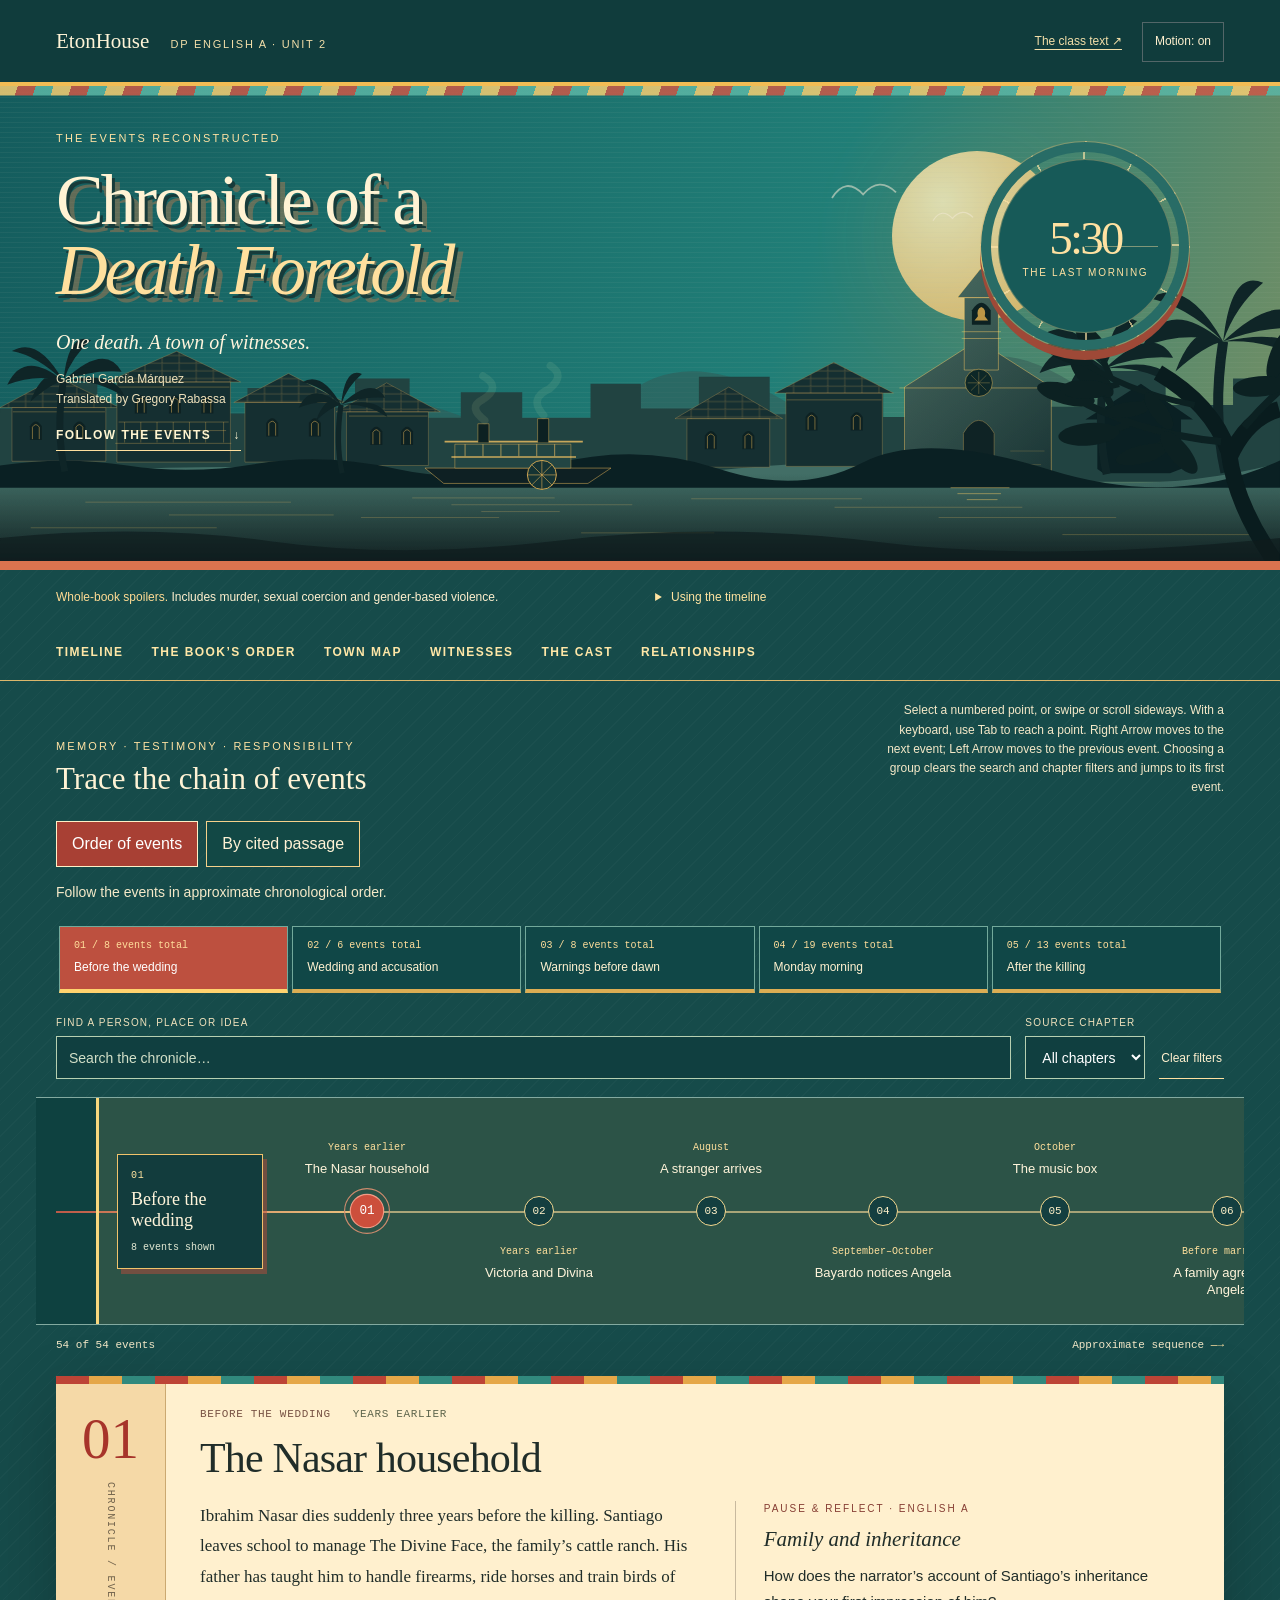
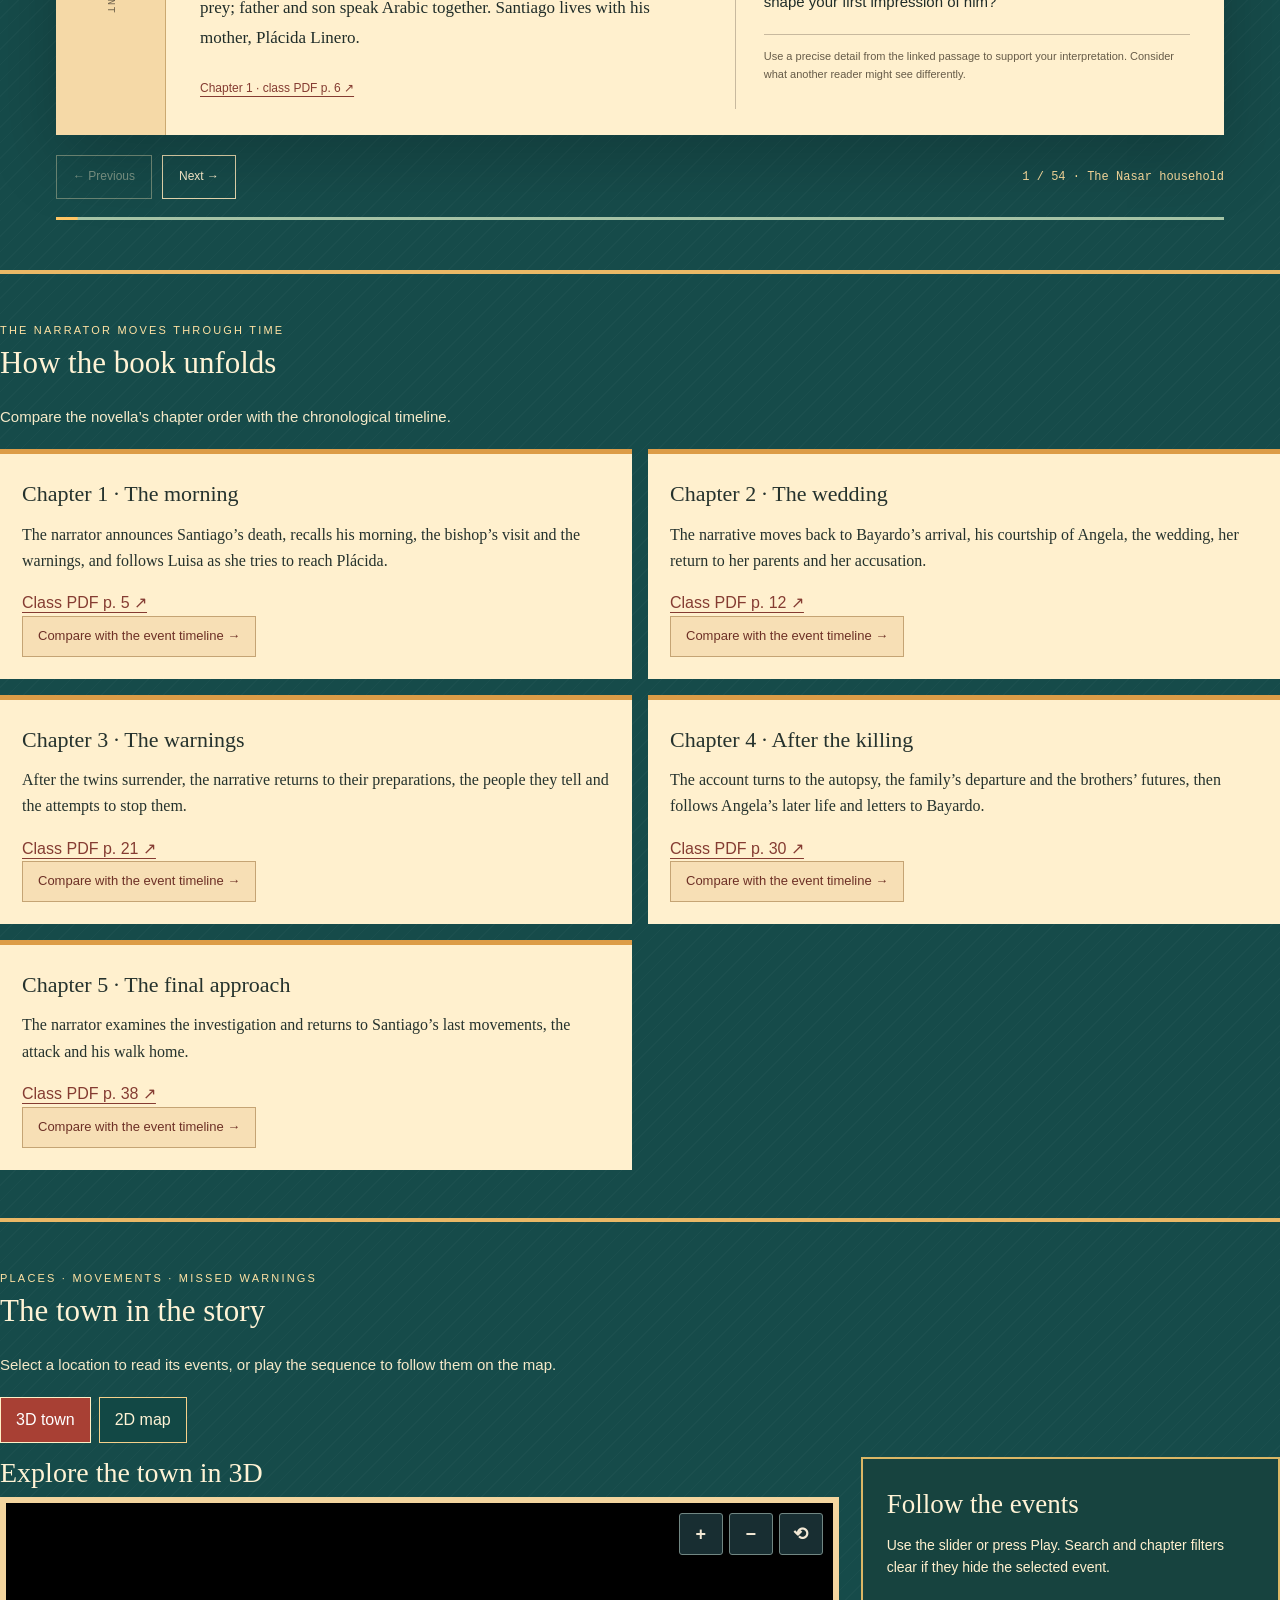
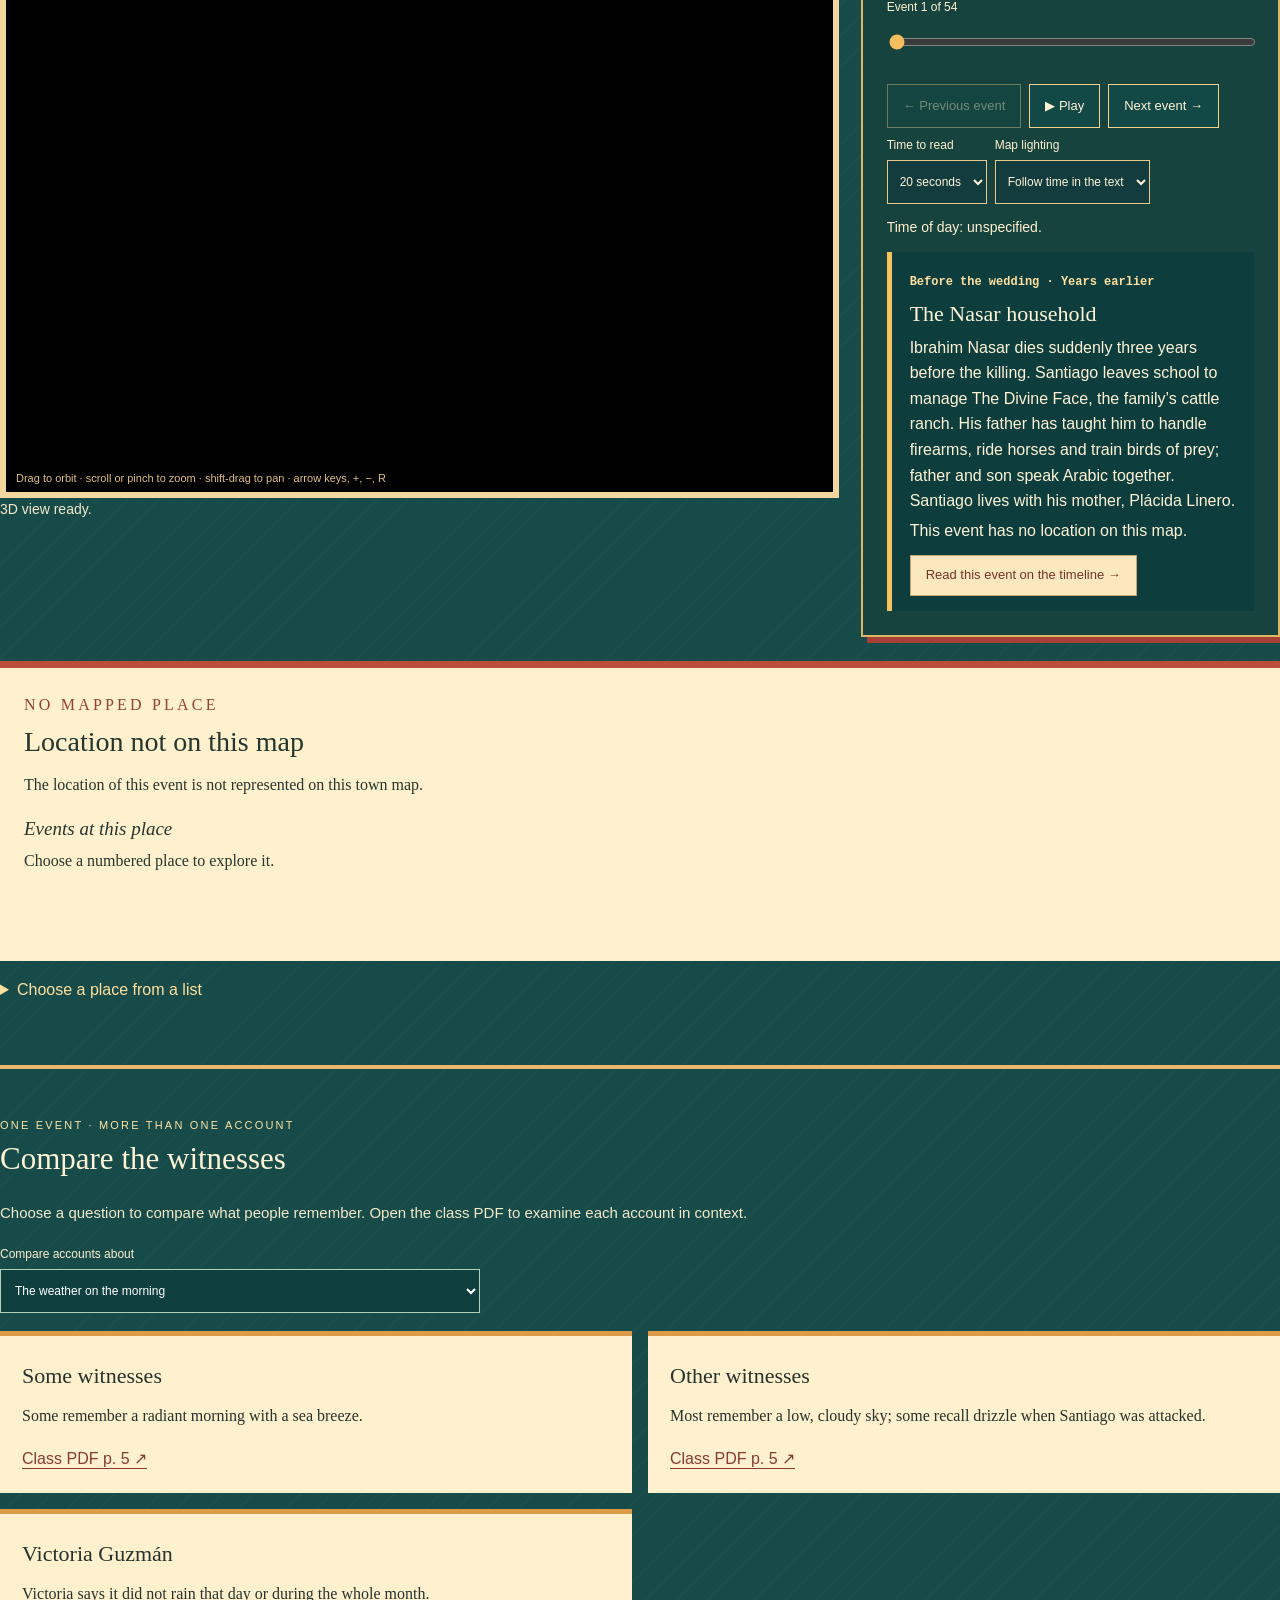
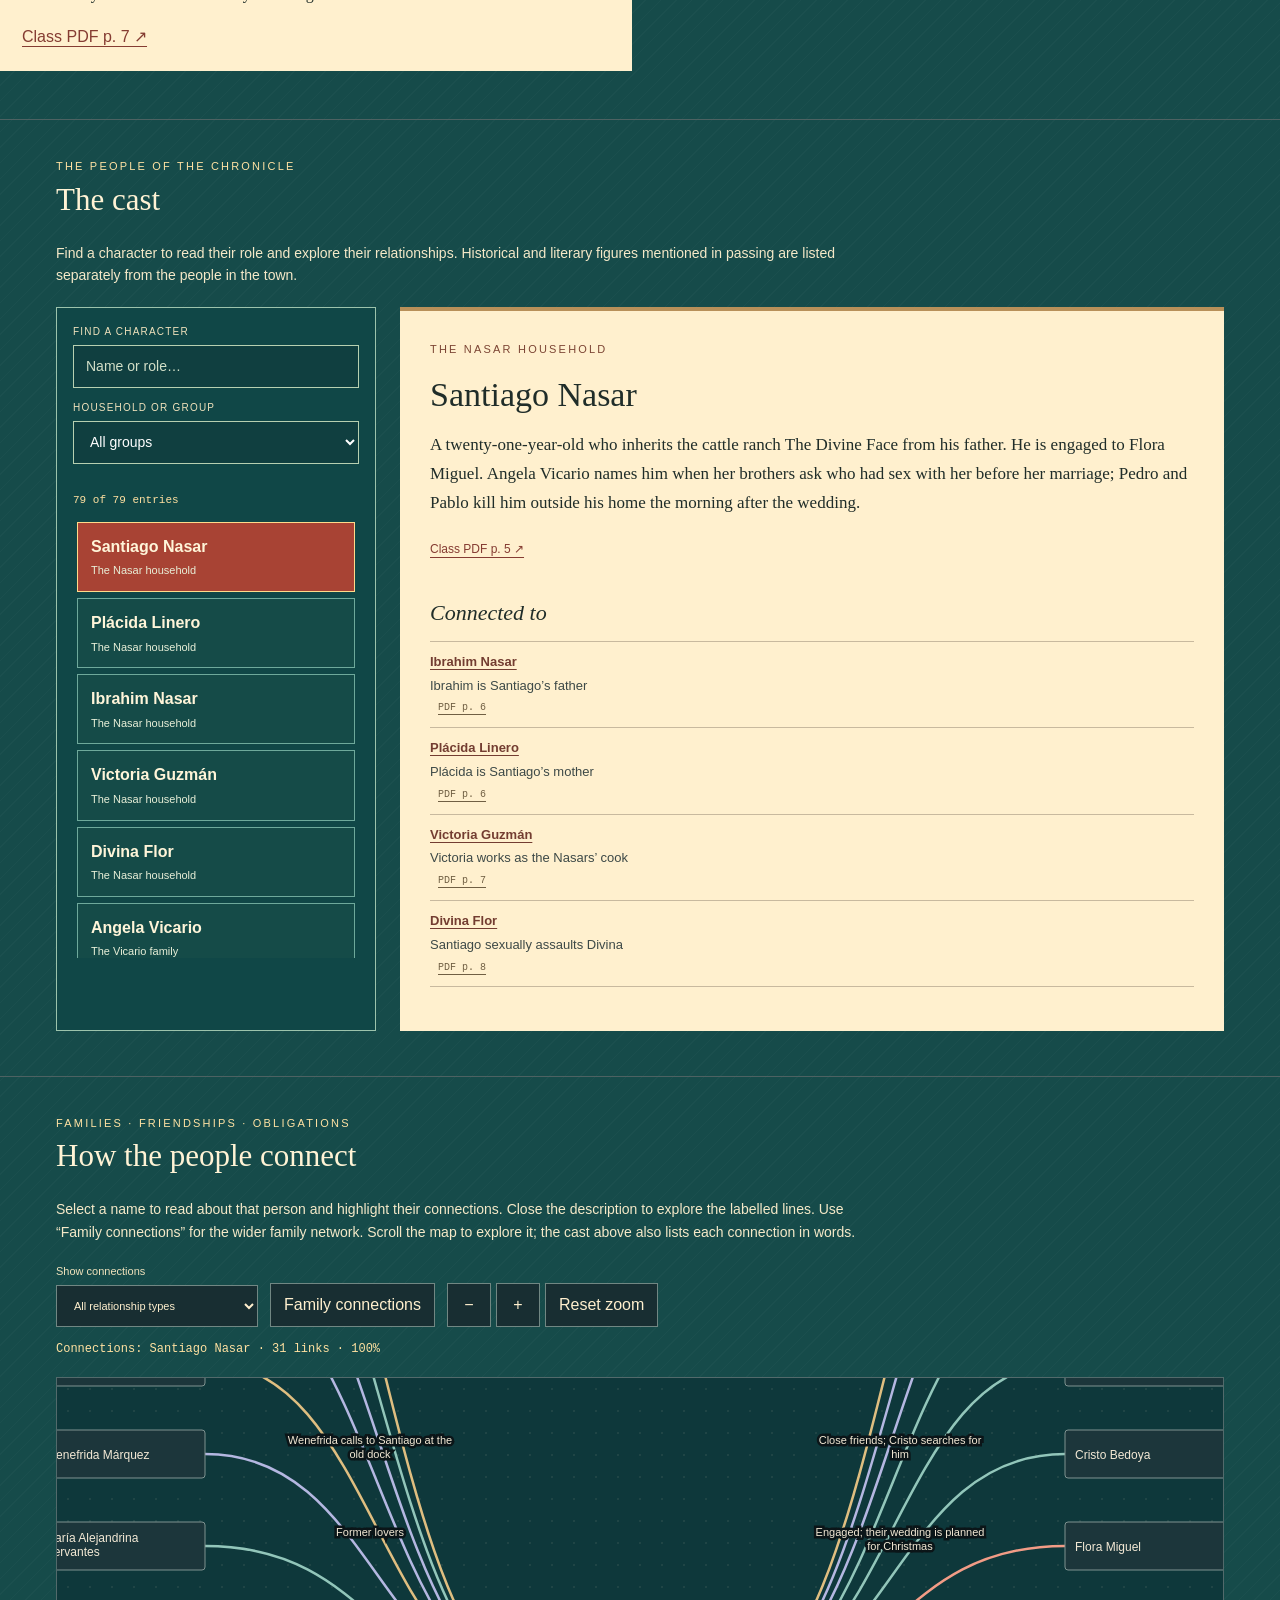
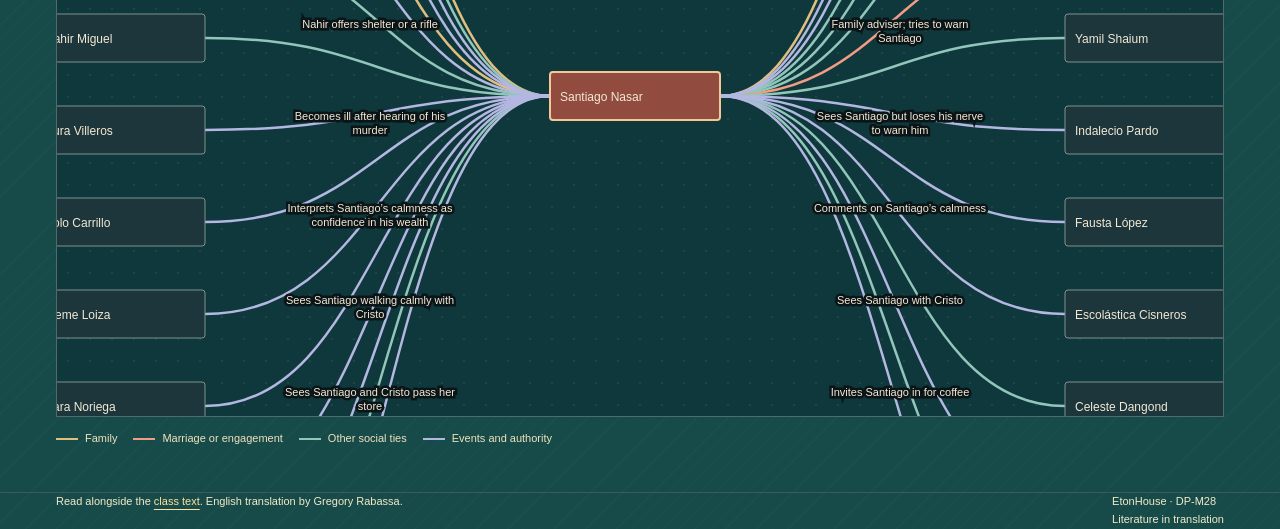
<file: index.html>
<!doctype html>
<html lang="en"><head><meta charset="utf-8"><meta name="viewport" content="width=device-width, initial-scale=1">
<meta name="description" content="Explore the events, witnesses and unanswered questions of Chronicle of a Death Foretold in an interactive literary timeline.">
<title>Chronicle of a Death Foretold · The events reconstructed</title>
<style>
:root{--night:#101e22;--deep:#0b1518;--paper:#f3e9d5;--ink:#222c2c;--gold:#dfbe80;--red:#c95547;--line:#4f6263;--soft:#c0cecb;--accent:var(--gold);color-scheme:dark}
*{box-sizing:border-box}html{scroll-behavior:smooth}body{margin:0;background:var(--night);color:var(--paper);font:16px/1.6 Arial,sans-serif}
button,input,select{font:inherit}button,a,input,select,summary{touch-action:manipulation}button{cursor:pointer}button:disabled{cursor:default;opacity:.4}
a{color:inherit;text-underline-offset:4px}button:focus-visible,a:focus-visible,input:focus-visible,select:focus-visible,summary:focus-visible{outline:3px solid var(--gold);outline-offset:5px}
.skip{position:absolute;top:-80px;left:20px;z-index:5;background:var(--paper);color:var(--ink);padding:12px}.skip:focus{top:10px}
.shell{width:min(1400px,100%);margin:auto;padding:0 56px}.masthead{display:flex;justify-content:space-between;align-items:center;gap:20px;padding-top:22px;padding-bottom:20px;border-bottom:1px solid #3c5051}
.brand{font-family:Georgia,serif;font-size:21px}.brand small{font:11px Arial,sans-serif;text-transform:uppercase;letter-spacing:.16em;margin-left:16px;color:var(--soft)}
.utility{display:flex;align-items:center;gap:20px;font-size:12px}.utility button{border:1px solid #536668;padding:8px 12px;background:transparent;color:var(--paper);min-height:40px}
.hero{position:relative;isolation:isolate;overflow:hidden;border-bottom:1px solid #4a5e5e;background:radial-gradient(ellipse at 77% 10%,#345052 0,transparent 53%),linear-gradient(140deg,#162d31,var(--deep))}
.hero:after{content:"";position:absolute;inset:0;z-index:-1;opacity:.035;pointer-events:none;background-image:repeating-linear-gradient(0deg,transparent 0 3px,#adbaa7 3px 4px);background-size:100% 5px}
.hero-content{min-height:472px;position:relative;padding-top:36px;padding-bottom:110px;z-index:1;pointer-events:none}.hero-content a{pointer-events:auto}
.eyebrow{font:11px/1.5 Arial,sans-serif;text-transform:uppercase;letter-spacing:.2em;color:var(--gold);margin:0 0 18px}
h1,h2,h3,p{margin-top:0}h1,h2,h3{font-family:Georgia,serif;font-weight:normal}
h1{font-size:clamp(44px,5.6vw,83px);line-height:.99;letter-spacing:-.045em;max-width:810px;margin-bottom:20px;text-shadow:0 3px 24px #0b151899}
h1 em{color:#eb8676;font-weight:normal}.hero-sub{font-family:Georgia,serif;font-style:italic;font-size:20px;max-width:540px;margin-bottom:12px}
.byline{font-size:12px;color:var(--soft);max-width:530px}.hero-link{display:inline-flex;align-items:center;gap:22px;color:var(--gold);font-size:12px;letter-spacing:.12em;text-transform:uppercase;text-decoration:none;border-bottom:1px solid var(--gold);padding-bottom:5px}
.townscape{position:absolute;bottom:-6px;width:100%;height:310px;object-fit:cover;object-position:center bottom;z-index:0;opacity:.85;pointer-events:none}
.moon{position:absolute;right:17%;top:65px;width:170px;height:170px;border-radius:50%;background:radial-gradient(circle at 30% 30%,#dac994,#ad8b53);box-shadow:0 0 110px #c7a96e26;opacity:.5;z-index:-1}
.clock{position:absolute;right:7%;top:55px;width:210px;height:210px;border:1px solid #c9ad7177;border-radius:50%;display:grid;place-content:center;text-align:center;color:var(--gold);background:repeating-conic-gradient(from 0deg,transparent 0 29deg,#d7bc7a66 29deg 30deg);box-shadow:inset 0 0 0 10px #193034}
.clock:before{content:"";position:absolute;inset:17px;border:1px solid #d7bc7a66;border-radius:50%;background:#193034}.clock span,.clock small{z-index:1}.clock span{font:47px Georgia,serif;letter-spacing:-.06em}.clock small{font-size:10px;text-transform:uppercase;letter-spacing:.17em}.clock-hand{position:absolute;left:50%;top:50%;height:1px;width:73px;background:var(--gold);transform-origin:0 50%;animation:hand 90s linear infinite;z-index:2;opacity:.45}
.flight{position:absolute;right:30%;top:90px;width:64px;z-index:2;opacity:.55;animation:flight 12s ease-in-out infinite}.flight.two{right:24%;top:120px;width:40px;animation-delay:-4s}.flight svg{width:100%;overflow:visible;fill:none;stroke:#f3e9d5;stroke-width:2}
@keyframes hand{to{transform:rotate(360deg)}}@keyframes flight{0%,100%{transform:translate(0,0) rotate(-6deg)}50%{transform:translate(40px,-18px) rotate(4deg)}}
@keyframes signal{0%,100%{box-shadow:0 0 0 0 #db876a40}65%{box-shadow:0 0 0 12px #db876a00}}
.point[aria-current=true] .dot:after{animation:signal 2.8s ease-out infinite}
.reader-note{padding-top:18px;padding-bottom:18px;font-size:12px;color:var(--soft);display:flex;align-items:start;gap:32px}.reader-note strong{color:#efab9f;font-weight:normal}.reader-note p{margin:0}.reader-note details{flex:1;min-width:210px}.reader-note>p{flex:1}.reader-note summary{cursor:pointer;color:var(--gold);list-style-position:outside;margin-left:15px}.reader-note details p{padding-top:10px;max-width:760px}
.explore{padding-top:20px;padding-bottom:50px;scroll-margin-top:15px}.section-line{display:flex;justify-content:space-between;align-items:end;gap:20px;margin-bottom:24px}
.section-line h2{font-size:31px;line-height:1.2;margin:0}.section-line .eyebrow{margin-bottom:6px}.timeline-hint{font-size:12px;color:var(--soft);max-width:340px;margin:0;text-align:right}
.periods{display:flex;gap:4px;overflow-x:auto;scrollbar-width:thin;padding:3px 3px 12px}.periods button{flex:1;min-width:150px;background:#182d31;border:1px solid #435859;border-bottom:3px solid transparent;color:var(--soft);padding:12px 14px;font-size:12px;text-align:left;transition:background .2s,border-color .2s}.periods button span{display:block;font:10px/1.4 monospace;color:var(--gold);margin-bottom:5px}.periods button[aria-pressed=true]{background:#294346;color:var(--paper);border-bottom-color:var(--gold)}.periods button:hover{background:#294346}
.filter-row{display:flex;flex-wrap:wrap;align-items:end;gap:14px;padding:10px 0 18px}.filter-row label{display:grid;gap:5px;font-size:10px;text-transform:uppercase;letter-spacing:.12em;color:var(--soft)}
.search-label{flex:1;min-width:190px}.filter-row input,.filter-row select{background:#0d1b1e;border:1px solid #5e7272;border-radius:0;color:var(--paper);padding:9px 12px;min-height:43px;font-size:14px;letter-spacing:0;text-transform:none}.filter-row input::placeholder{color:#9db0ac}.filter-row select{max-width:200px}
.text-button{border:0;border-bottom:1px solid #94a5a1;color:var(--soft);background:none;font-size:12px;padding:8px 2px;min-height:40px}
.rail-frame{position:relative;margin:0 -20px;background:linear-gradient(180deg,#1b30322b,#0a171a66);border-top:1px solid #334c4d;border-bottom:1px solid #334c4d}
.rail{overflow-x:auto;overscroll-behavior-x:contain;scrollbar-color:var(--gold) #1f3537;scrollbar-width:thin;padding:0 20px;scroll-snap-type:x proximity}
.track{display:flex;width:max-content;position:relative;padding:0 40px;min-width:100%;list-style:none;margin:0;isolation:isolate}
.track:before{content:"";height:2px;position:absolute;top:113px;left:0;right:0;background:linear-gradient(90deg,transparent,var(--gold) 3%,#a37d54 96%,transparent);z-index:-1;opacity:.6}
.track:after{content:"";height:2px;position:absolute;top:113px;left:0;right:0;transform:scaleX(var(--trail,0));transform-origin:left;background:linear-gradient(90deg,#bd5948,#e9c381);z-index:-1;transition:transform .65s cubic-bezier(.2,.7,.2,1)}
.track li{flex:none;width:172px;scroll-snap-align:center}.point{display:grid;grid-template-rows:92px 42px 92px;justify-items:center;width:100%;background:transparent;border:0;color:var(--soft);padding:0 10px;text-align:center;position:relative}
.track li[data-period-index="0"]{background:#9c825016}.track li[data-period-index="1"]{background:#a955481c}.track li[data-period-index="2"]{background:#8c755320}.track li[data-period-index="3"]{background:#548c7d1c}.track li[data-period-index="4"]{background:#8b789d1e}
.track li.group-marker{width:185px;display:flex;align-items:center;padding:16px 18px;border-left:3px solid #d9bd85;scroll-snap-align:start}.group-marker div{position:relative;z-index:1;width:100%;padding:13px;background:#102126;border:1px solid #a4936c;box-shadow:0 8px 20px #0005}.group-marker small{display:block;color:var(--gold);font:10px/1.5 monospace;letter-spacing:.08em;text-transform:uppercase}.group-marker strong{display:block;color:var(--paper);font:18px/1.2 Georgia,serif;margin-top:6px}.group-marker .group-count{color:var(--soft);margin-top:8px;letter-spacing:0;text-transform:none}
.point .label{grid-row:1;align-self:end;padding-bottom:13px;max-width:150px;line-height:1.25;font-size:13px;transition:color .2s,transform .3s}.point .label time{display:block;color:#c7a978;font:10px/1.4 monospace;margin-bottom:6px}
.point .dot{grid-row:2;width:30px;height:30px;align-self:center;display:grid;place-items:center;border:1px solid #b49a70;border-radius:50%;background:var(--night);font:11px monospace;color:var(--gold);position:relative;transition:transform .25s,background .25s}
.point .dot:after{content:"";position:absolute;inset:-6px;border-radius:50%;border:1px solid transparent;transition:border-color .2s}.point[data-bottom=true] .label{grid-row:3;align-self:start;padding-top:13px;padding-bottom:0}
.point[aria-current=true]{color:var(--paper)}.point[aria-current=true] .dot{background:var(--red);border-color:#f29b85;color:white;transform:scale(1.15)}.point[aria-current=true] .dot:after{border-color:#ce8b6d}
.point:hover .label{color:var(--paper);transform:translateY(-3px)}.point:hover .dot{border-color:white}.point:focus-visible{outline-offset:-5px}
.rail-caption{display:flex;align-items:center;justify-content:space-between;gap:20px;font:11px/1.5 monospace;color:var(--soft);padding:12px 0 22px}.rail-caption p{margin:0}.rail-caption span{color:var(--gold)}
.dossier{display:grid;grid-template-columns:110px minmax(0,1fr);background:var(--paper);color:var(--ink);position:relative;box-shadow:0 25px 65px #0003;min-height:300px}
.dossier:before{content:"";position:absolute;left:0;right:0;top:0;height:5px;background:linear-gradient(90deg,#af3b32 0 33%,#ba9259 33% 100%)}
.folio{padding:34px 18px;border-right:1px solid #c8b99e;display:flex;flex-direction:column;align-items:center;gap:15px;background:#e9dec8}.folio-number{font:57px Georgia,serif;color:#914135;line-height:1}.folio small{writing-mode:vertical-rl;text-transform:uppercase;letter-spacing:.18em;font:10px/1.5 monospace;color:#71634c}
.dossier-body{padding:30px 34px 26px}.event-meta{display:flex;flex-wrap:wrap;gap:8px 22px;font:11px/1.5 monospace;text-transform:uppercase;letter-spacing:.06em;color:#775143;margin-bottom:12px}.event-meta .event-time{color:#5e654c}
.dossier h3{font-size:clamp(27px,3.5vw,42px);line-height:1.15;letter-spacing:-.02em;margin-bottom:18px}
.reading-grid{display:grid;grid-template-columns:1.1fr 1fr;gap:34px}.event-text{font:17px/1.8 Georgia,serif;margin-bottom:20px}.source-link{color:#853c32;font-size:12px;display:inline-block;min-height:30px}
.reflection{border-left:1px solid #c8b99e;padding-left:28px}.reflection .eyebrow{color:#853c32;font-size:10px;margin-bottom:10px}.reflection h4{font:italic 21px/1.3 Georgia,serif;margin:0 0 10px}.question{font-size:15px;line-height:1.7;margin:0}.response-note{font-size:11px;color:#665b48;border-top:1px solid #c8b99e;padding-top:13px;margin-top:20px;margin-bottom:0}
.event-nav{display:flex;justify-content:space-between;align-items:center;gap:18px;padding:20px 0 0}.nav-buttons{display:flex;gap:10px}.nav-buttons button{border:1px solid #7e9290;color:var(--paper);background:transparent;min-height:44px;padding:9px 16px;font-size:12px}.nav-buttons button:hover:not(:disabled){background:#2b4546}
.position{font:12px monospace;color:var(--gold)}.progress{height:3px;background:#2e4749;margin-top:18px;overflow:hidden}.progress span{display:block;height:100%;background:var(--red);width:100%;transform:scaleX(0);transform-origin:left;transition:transform .5s ease}
.empty{padding:35px;border:1px solid #6e8381;color:var(--soft);text-align:center}.empty[hidden],[hidden]{display:none!important}
footer{border-top:1px solid #42595a;padding-top:24px;padding-bottom:35px;font-size:11px;color:var(--soft)}footer .footer-inner{display:flex;justify-content:space-between;gap:30px}footer p{max-width:740px;margin:0}footer a{color:var(--gold)}
.ambient-off *,.ambient-off *:before,.ambient-off *:after{animation-play-state:paused!important}.ambient-off .progress span,.ambient-off .point .dot,.ambient-off .point .label,.ambient-off .track:after{transition:none}
.print-events{display:none}::selection{background:#be4b3d;color:white}
.section-nav{display:flex;gap:28px;padding-top:10px;padding-bottom:10px;border-bottom:1px solid #3d5354;font-size:12px;text-transform:uppercase;letter-spacing:.12em}.section-nav a{text-decoration:none;color:var(--gold);padding:8px 0}
.cast-section,.connections-section{padding-top:38px;padding-bottom:45px;border-top:1px solid #4d6262;scroll-margin-top:20px}.section-intro{color:var(--soft);max-width:800px;font-size:14px;margin:0 0 20px}
.cast-layout{display:grid;grid-template-columns:320px minmax(0,1fr);gap:24px}.cast-browser{border:1px solid #526969;padding:16px}.cast-browser .filter-row{display:block;padding-top:0}.cast-browser label{margin-bottom:12px}.cast-browser select,.cast-browser input{width:100%;max-width:none}
.cast-list{max-height:440px;overflow-y:auto;scrollbar-color:var(--gold) #203638;display:grid;gap:6px;padding:4px}.cast-card{text-align:left;border:1px solid #3e5657;background:#152a2e;color:var(--paper);padding:11px 13px;width:100%}.cast-card span{display:block;font-size:11px;color:var(--soft);margin-top:3px}.cast-card[aria-pressed=true]{border-color:var(--gold);background:#2b4546}.cast-card:hover{background:#243e41}.cast-count{font:11px monospace;color:var(--gold);margin-bottom:12px}
.person-detail{background:var(--paper);color:var(--ink);padding:30px;align-self:start;border-top:4px solid #b89059}.person-detail h3{font-size:34px;line-height:1.2;margin:0 0 15px}.person-detail .eyebrow{color:#7c4534}.person-role{font:17px/1.7 Georgia,serif}.person-detail .source-link{margin-bottom:15px}.person-detail h4{font:italic 22px Georgia,serif;margin:15px 0}.connection-list{padding:0;list-style:none;margin:0;max-height:360px;overflow-y:auto}
.connection-list li{border-top:1px solid #c8b99e;padding:10px 0;font-size:13px}.connection-list button{color:#733d31;background:transparent;border:0;padding:0;text-decoration:underline;text-underline-offset:3px;text-align:left;font-weight:700}.connection-list a{color:#705f43;margin-left:8px;font:10px monospace}.connection-list .connection-label{display:block;color:#3d4947;margin-top:3px}
.map-tools{display:flex;align-items:end;gap:12px;flex-wrap:wrap;margin-bottom:15px}.map-tools label{display:grid;gap:4px;font-size:11px;color:var(--soft)}.map-tools select,.map-tools button{min-height:42px;padding:8px 13px;background:#182e32;color:var(--paper);border:1px solid #718783}.map-tools select{max-width:100%}.map-tools .zoom-buttons{display:flex;gap:5px}.map-tools .zoom-buttons button{min-width:44px}
.map-caption{font:12px monospace;color:var(--gold);margin:0 0 15px;min-height:20px}.network-wrap{max-height:640px;overflow:auto;border:1px solid #526a6b;overscroll-behavior:contain;background:radial-gradient(circle,#44605c55 1px,transparent 1px) 0 0/22px 22px,#0c1a1e;scrollbar-color:var(--gold) #203638}
.network-wrap svg{display:block;max-width:none}.network-group{fill:#162d31;fill-opacity:.9;stroke:#466361;stroke-width:1}.network-group-title{fill:#dfbe80;font:12px monospace;letter-spacing:1px}.network-node rect{fill:#1c363b;stroke:#7e9290;stroke-width:1}.network-node text{fill:#f3e9d5;font:12px Arial,sans-serif}.network-node[data-active=true] rect{fill:#914c3f;stroke:#f2c895;stroke-width:2}.network-node[data-dim=true]{opacity:.28}.network-node:hover rect,.network-node:focus rect{stroke:#f3d89c;stroke-width:2}
.network-edge{fill:none;stroke-width:1.5;opacity:.38}.network-edge[data-focus=true]{stroke-width:2.5;opacity:1}.edge-label{fill:#f3e9d5;stroke:#0b1518;stroke-width:5px;paint-order:stroke;font:11px Arial,sans-serif}.map-legend{display:flex;flex-wrap:wrap;gap:16px;color:var(--soft);font-size:11px;margin-top:13px}.map-legend span:before{content:"";display:inline-block;width:22px;height:2px;vertical-align:middle;background:var(--swatch);margin-right:7px}
.character-popup{width:min(560px,calc(100vw - 32px));max-height:calc(100dvh - 32px);overflow:auto;background:var(--paper);color:var(--ink);border:0;border-top:5px solid var(--red);padding:28px 30px;box-shadow:0 20px 70px #0008}.character-popup::backdrop{background:#081316b8}.character-popup .eyebrow{color:#7c4534;margin-bottom:8px}.character-popup h3{font-size:30px;margin:0 0 12px}.character-popup p{font:17px/1.7 Georgia,serif}.character-popup a{color:#853c32}.character-popup button{display:block;margin-top:20px;min-height:44px;padding:9px 18px;background:#183236;color:white;border:1px solid #183236}.character-popup button:focus-visible,.character-popup a:focus-visible{outline:3px solid #853c32;outline-offset:3px}
@media(max-width:900px){.cast-layout{grid-template-columns:260px minmax(0,1fr)}.person-detail{padding:24px}.person-detail h3{font-size:28px}}
@media(max-width:620px){.section-nav{gap:20px;font-size:10px}.cast-layout{grid-template-columns:1fr}.cast-list{max-height:235px;grid-template-columns:1fr 1fr}.cast-card{font-size:12px;padding:10px}.cast-card span{font-size:9px}.cast-browser{padding:12px}.person-detail{padding:23px}.cast-section,.connections-section{padding-top:28px}.section-intro{font-size:13px}.network-wrap{max-height:500px}.position{max-width:48%;text-align:right}.map-tools label{max-width:100%}}
@media(max-width:900px){.shell{padding-left:30px;padding-right:30px}.clock{right:5%;width:150px;height:150px;top:85px;opacity:.65}.clock span{font-size:36px}h1{max-width:630px;font-size:64px}.reading-grid{grid-template-columns:1fr;gap:20px}.reflection{border-left:0;border-top:1px solid #c8b99e;padding:20px 0 0}.hero-content{padding-top:32px;min-height:470px}.utility>a{display:none}}
@media(max-width:620px){.shell{padding-left:20px;padding-right:20px}.brand small{display:block;margin:1px 0 0;font-size:9px}.brand{font-size:19px}.utility{gap:0}.hero-content{padding-top:32px;min-height:425px;padding-bottom:100px}h1{font-size:clamp(40px,10vw,58px);max-width:95%}.hero-sub{font-size:18px;max-width:265px}.byline{max-width:240px;font-size:11px}.clock{width:108px;height:108px;right:6%;top:250px}.clock span{font-size:26px}.clock small{font-size:7px}.clock-hand{width:35px}.moon{right:10%;width:110px;height:110px}.flight{right:22%;top:30px;width:34px}.flight.two{right:10%;top:47px;width:24px}.townscape{height:180px;object-fit:cover}.reader-note{display:block;font-size:11px}.reader-note details{margin-top:12px}.section-line{display:block}.section-line h2{font-size:29px}.timeline-hint{text-align:left;max-width:none;margin-top:9px}.periods button{min-width:150px}.filter-row{gap:12px}.search-label{flex-basis:100%}.filter-row select{max-width:none}.filter-row label:not(.search-label){flex:1}.rail-frame{margin:0 -20px}.track{padding:0 22px}.track li{width:148px}.dossier{grid-template-columns:1fr}.folio{flex-direction:row;border:0;padding:17px 23px;gap:20px}.folio-number{font-size:31px}.folio small{writing-mode:initial}.dossier-body{padding:22px}.event-meta{font-size:10px}.event-text{font-size:16px}.question{font-size:14px}.event-nav{gap:10px}.nav-buttons button{padding:9px 12px}.position{font-size:11px}.rail-caption{font-size:10px;gap:10px}footer .footer-inner{display:block}footer .edition{margin-top:15px}}
@media(prefers-reduced-motion:reduce){html{scroll-behavior:auto}*,*:before,*:after{animation:none!important;transition:none!important}}
@media print{body{background:white;color:black}.masthead,.hero,.reader-note,.section-nav,.explore,.cast-section,.connections-section,footer,.skip{display:none}.print-events{display:block}.print-events article{break-inside:avoid;border-bottom:1px solid #aaa;padding:14px 0}.print-events h1{font-size:28px;color:black;max-width:none;text-shadow:none}.print-events h2{font-size:19px}.print-events p{font-size:11px}.print-events .print-question{font-style:italic}}
</style><link rel="stylesheet" href="Chronicle-Experience.css?v=60b2c8535ce8"></head>
<body><a class="skip" href="#explore">Skip to the timeline</a>
<div class="shell masthead"><div class="brand">EtonHouse <small>DP English A · Unit 2</small></div><div class="utility"><a href="class-text.html">The class text ↗</a><button id="motion" type="button" aria-pressed="true">Motion: on</button></div></div>
<header class="hero">
<div class="moon" aria-hidden="true"></div>
<div class="flight" aria-hidden="true"><svg viewBox="0 0 70 30"><path d="M0 24Q15 0 34 20Q52 0 70 18"/></svg></div>
<div class="flight two" aria-hidden="true"><svg viewBox="0 0 70 30"><path d="M0 24Q15 0 34 20Q52 0 70 18"/></svg></div>
<img class="townscape" src="Chronicle-Townscape.svg?v=8a5629458ff6" alt="" aria-hidden="true">
<div class="shell hero-content"><p class="eyebrow">The events reconstructed</p><h1>Chronicle of a<br><em>Death Foretold</em></h1><p class="hero-sub">One death. A town of witnesses.</p><p class="byline">Gabriel García Márquez<br>Translated by Gregory Rabassa</p><a class="hero-link" href="#explore">Follow the events <span aria-hidden="true">↓</span></a></div>
<div class="clock" aria-hidden="true"><span>5:30</span><small>The last morning</small><i class="clock-hand"></i></div>
</header>
<main>
<aside class="shell reader-note"><p><strong>Whole-book spoilers.</strong> Includes murder, sexual coercion and gender-based violence.</p><details><summary>Using the timeline</summary><p>Events appear in approximate chronological order; some overlap. Select an event to read its summary, source passage and reflection question.</p><p>The chapter filter follows the cited passage. Page numbers refer to the class’s 60-page PDF.</p><p><b>Foreshadowing</b> means an earlier detail hints at a later event. <b>Dramatic irony</b> occurs when readers know something that a character does not. The <b>honour code</b> is the set of expectations in this town that connects family reputation with women’s sexual behaviour and men’s duty to defend that reputation.</p></details></aside>
<nav class="shell section-nav" aria-label="Explore the novel"><a href="#explore">Timeline</a><a href="#story-order">The book’s order</a><a href="#town-map">Town map</a><a href="#witnesses">Witnesses</a><a href="#cast">The cast</a><a href="#connections">Relationships</a></nav>
<section id="explore" class="shell explore" aria-labelledby="explore-title">
<div class="section-line"><div><p class="eyebrow">Memory · testimony · responsibility</p><h2 id="explore-title">Trace the chain of events</h2></div><p id="rail-help" class="timeline-hint">Select a numbered point, or swipe or scroll sideways. With a keyboard, use Tab to reach a point. Right Arrow moves to the next event; Left Arrow moves to the previous event. Choosing a group clears the search and chapter filters and jumps to its first event.</p></div>
<div class="view-modes" role="group" aria-label="Timeline order"><button type="button" id="order-events" aria-pressed="true">Order of events</button><button type="button" id="order-book" aria-pressed="false">By cited passage</button></div><p class="section-intro" id="order-explanation">Follow the events in approximate chronological order.</p>
<nav id="periods" class="periods" aria-label="Jump to a group"></nav>
<div class="filter-row"><label class="search-label" for="search">Find a person, place or idea<input id="search" type="search" placeholder="Search the chronicle…" autocomplete="off"></label><label for="chapter">Source chapter<select id="chapter"><option value="">All chapters</option><option value="1">Chapter 1</option><option value="2">Chapter 2</option><option value="3">Chapter 3</option><option value="4">Chapter 4</option><option value="5">Chapter 5</option></select></label><button id="reset" class="text-button" type="button">Clear filters</button></div>
<div class="rail-frame"><div id="rail" class="rail" role="region" aria-label="Horizontal event timeline" aria-describedby="rail-help"><ol id="track" class="track"></ol></div></div>
<div class="rail-caption"><p id="count" role="status" aria-live="polite"></p><p>Approximate sequence <span aria-hidden="true">—→</span></p></div>
<p id="empty" class="empty" hidden>No events match these filters. Try another search or clear the filters.</p>
<article id="dossier" class="dossier" aria-labelledby="event-title">
<div class="folio" aria-hidden="true"><span id="folio-number" class="folio-number"></span><small>Chronicle / event</small></div>
<div class="dossier-body"><div class="event-meta"><span id="event-period"></span><span id="event-time" class="event-time"></span></div><h3 id="event-title"></h3><div class="reading-grid"><div><p id="event-text" class="event-text"></p><a id="event-source" class="source-link" href="class-text.html">Read the source passage ↗</a></div><section class="reflection" aria-labelledby="event-lens"><p class="eyebrow">Pause &amp; reflect · English A</p><h4 id="event-lens"></h4><p id="event-question" class="question"></p><p class="response-note">Use a precise detail from the linked passage to support your interpretation. Consider what another reader might see differently.</p></section></div></div></article>
<div id="event-nav" class="event-nav"><div class="nav-buttons"><button id="prev" type="button">← Previous</button><button id="next" type="button">Next →</button></div><span id="position" class="position" role="status" aria-live="polite"></span></div><div class="progress" aria-hidden="true"><span id="progress-fill"></span></div>
<noscript><p>Enable JavaScript to explore the interactive timeline. You can also read the linked class PDF.</p></noscript>
</section>
<section id="story-order" class="shell testimony-section" aria-labelledby="story-order-title"><div class="section-line"><div><p class="eyebrow">The narrator moves through time</p><h2 id="story-order-title">How the book unfolds</h2></div></div><p class="section-intro">Compare the novella’s chapter order with the chronological timeline.</p><div id="story-chapters" class="testimony-grid"></div></section>
<section id="town-map" class="shell map-section" aria-labelledby="map-title"><div class="section-line"><div><p class="eyebrow">Places · movements · missed warnings</p><h2 id="map-title">The town in the story</h2></div></div><p class="section-intro">Select a location to read its events, or play the sequence to follow them on the map.</p>
<div class="view-modes" role="group" aria-label="Choose town map view"><button id="view-3d" type="button" aria-pressed="true" aria-controls="map-view-3d">3D town</button><button id="view-2d" type="button" aria-pressed="false" aria-controls="map-view-2d">2D map</button></div>
<div class="town-explorer"><div class="town-views"><div id="map-view-3d" class="town-3d-panel"><h3>Explore the town in 3D</h3><div id="town-3d" class="town-3d" aria-label="Interactive three-dimensional town"></div><p id="town-3d-status" role="status"></p></div><div id="map-view-2d" hidden><div class="map-canvas" role="region" aria-label="Scrollable illustration of the town" tabindex="0"><div id="map-artboard" class="map-artboard"><img src="Chronicle-Town-Map.svg?v=1a9002ef69eb" alt=""><div id="map-shade" class="map-shade" aria-hidden="true"></div><div id="map-pins"></div></div></div><p class="map-note">Swipe or scroll to move across the map.</p></div></div>
<div class="map-playback"><h3>Follow the events</h3><p>Use the slider or press Play. Search and chapter filters clear if they hide the selected event.</p><label for="map-time">Event <span id="map-event-number">1</span> of <span id="map-event-total"></span></label><input id="map-time" type="range" min="1" value="1" step="1"><div class="map-controls"><button id="map-prev-event" type="button">← Previous event</button><button id="map-play" type="button" aria-pressed="false">▶ Play</button><button id="map-next-event" type="button">Next event →</button><label for="map-delay">Time to read<select id="map-delay"><option value="12000">12 seconds</option><option value="20000" selected>20 seconds</option><option value="30000">30 seconds</option></select></label><label for="map-light">Map lighting<select id="map-light"><option value="auto">Follow time in the text</option><option value="day">Daylight</option><option value="night">Night</option></select></label></div><p id="map-light-status"></p><div class="scene-caption" aria-live="polite"><span id="map-event-time" class="scene-time"></span><h4 id="map-event-title"></h4><p id="map-event-summary"></p><p id="map-event-location"></p><button id="map-open-event" type="button" class="map-event">Read this event on the timeline →</button></div></div></div>
<article class="map-detail" aria-labelledby="place-name"><p class="eyebrow" id="place-number"></p><h3 id="place-name"></h3><p id="place-description"></p><a class="place-source" id="place-source" href="class-text.html">Read in the class PDF</a><h4>Events at this place</h4><div id="place-events" class="map-event-list"></div></article><details class="place-list"><summary>Choose a place from a list</summary><div id="place-list-buttons" class="place-list-buttons"></div></details></section>
<section id="witnesses" class="shell testimony-section" aria-labelledby="witnesses-title"><div class="section-line"><div><p class="eyebrow">One event · more than one account</p><h2 id="witnesses-title">Compare the witnesses</h2></div></div><p class="section-intro">Choose a question to compare what people remember. Open the class PDF to examine each account in context.</p><label class="testimony-chooser" for="witness-choice">Compare accounts about<select id="witness-choice"><option value="weather">The weather on the morning</option><option value="warning">The warning in the kitchen</option><option value="door">Santiago’s return to the house</option></select></label><div id="witness-cards" class="testimony-grid"></div></section>
<section id="cast" class="shell cast-section" aria-labelledby="cast-title"><div class="section-line"><div><p class="eyebrow">The people of the chronicle</p><h2 id="cast-title">The cast</h2></div></div><p class="section-intro">Find a character to read their role and explore their relationships. Historical and literary figures mentioned in passing are listed separately from the people in the town.</p>
<div class="cast-layout"><div class="cast-browser"><div class="filter-row"><label for="cast-search">Find a character<input type="search" id="cast-search" placeholder="Name or role…" autocomplete="off"></label><label for="cast-group">Household or group<select id="cast-group"><option value="">All groups</option></select></label></div><p id="cast-count" class="cast-count" role="status" aria-live="polite"></p><div id="cast-list" class="cast-list"></div></div>
<article id="person-detail" class="person-detail" aria-labelledby="person-name"><p id="person-group" class="eyebrow"></p><h3 id="person-name"></h3><p id="person-role" class="person-role"></p><a id="person-source" class="source-link" href="class-text.html">Read in the class text ↗</a><h4>Connected to</h4><ul id="connection-list" class="connection-list"></ul></article></div></section>
<section id="connections" class="shell connections-section" aria-labelledby="connections-title"><div class="section-line"><div><p class="eyebrow">Families · friendships · obligations</p><h2 id="connections-title">How the people connect</h2></div></div><p class="section-intro">Select a name to read about that person and highlight their connections. Close the description to explore the labelled lines. Use “Family connections” for the wider family network. Scroll the map to explore it; the cast above also lists each connection in words.</p>
<div class="map-tools"><label for="relationship-type">Show connections<select id="relationship-type"><option value="all">All relationship types</option><option value="family">Family and marriage</option><option value="social">Friendship, work and romance</option><option value="events">Warnings, conflict and authority</option></select></label><button id="family-map" type="button">Family connections</button><div class="zoom-buttons"><button id="map-minus" type="button" aria-label="Zoom out of relationship map">−</button><button id="map-plus" type="button" aria-label="Zoom into relationship map">+</button><button id="map-reset" type="button">Reset zoom</button></div></div>
<p id="map-caption" class="map-caption" role="status" aria-live="polite"></p><div id="network-wrap" class="network-wrap" role="region" aria-label="Scrollable character relationship map" tabindex="0"><svg id="network" xmlns="http://www.w3.org/2000/svg" role="group" aria-label="Character relationships"></svg></div>
<dialog id="character-popup" class="character-popup" aria-labelledby="popup-name" aria-describedby="popup-role"><div class="eyebrow" id="popup-group"></div><h3 id="popup-name"></h3><p id="popup-role"></p><a id="popup-source" href="class-text.html">Read in the class PDF</a><form method="dialog"><button type="submit">Close</button></form></dialog>
<div class="map-legend"><span style="--swatch:#dfbe80">Family</span><span style="--swatch:#f29c86">Marriage or engagement</span><span style="--swatch:#92c6ba">Other social ties</span><span style="--swatch:#b4b7e1">Events and authority</span></div></section>
<section id="print-events" class="print-events" aria-label="Complete timeline for printing"></section>
</main>
<footer class="shell"><div class="footer-inner"><p>Read alongside the <a href="class-text.html">class text</a>. English translation by Gregory Rabassa.</p><p class="edition">EtonHouse · DP-M28<br>Literature in translation</p></div></footer>
<script>
const events = [
['Before the wedding','Years earlier','The Nasar household',1,6,'Ibrahim Nasar dies suddenly three years before the killing. Santiago leaves school to manage The Divine Face, the family’s cattle ranch. His father has taught him to handle firearms, ride horses and train birds of prey; father and son speak Arabic together. Santiago lives with his mother, Plácida Linero.','Family and inheritance','How does the narrator’s account of Santiago’s inheritance shape your first impression of him?'],
['Before the wedding','Years earlier','Victoria and Divina',1,7,'Ibrahim has a sexual relationship with Victoria Guzmán when she is an adolescent. After it ends, he brings her into his household as a servant. Years later, Victoria works as the cook, and her daughter Divina Flor serves Santiago. Divina fears that Santiago will force her into a sexual relationship.','Power and gender','How do Victoria’s and Divina’s perspectives complicate the narrator’s description of Santiago?'],
['Before the wedding','August','A stranger arrives',2,12,'Bayardo San Román arrives on the weekly boat about six months before the wedding. He carries silver-decorated saddlebags and wears matching leather clothes. He impresses townspeople with swimming, engineering knowledge and spending. The narrator’s mother sends increasingly favourable reports of him in her letters.','Identity and representation','How do the town’s shifting impressions make Bayardo seem both visible and mysterious?'],
['Before the wedding','September–October','Bayardo notices Angela',2,14,'The boardinghouse landlady says Bayardo sees Angela crossing the square with her mother and announces that he will marry her. Some witnesses confirm the episode; others are unsure. The narrator also reports that accounts agree on a meeting at an October charity bazaar.','Voice and uncertainty','Why might the narrator include conflicting accounts instead of choosing one?'],
['Before the wedding','October','The music box',2,14,'At the charity bazaar, Bayardo buys every ticket in a raffle for a music box and wins it. He sends the box to Angela as a birthday gift. Pedro and Pablo return it to his hotel, then come home at dawn with the box and Bayardo after a night of drinking.','Wealth and courtship','How does the music box reveal the influence of money on relationships and public reputation?'],
['Before the wedding','Before marriage','A family agrees for Angela',2,16,'Pura Vicario asks Bayardo to explain his background. His parents and sisters arrive in town; his father is General Petronio San Román. Angela tells her family she does not love Bayardo, but her parents and older sisters insist on the marriage. The twins stay out of the discussion.','Gender and authority','Whose wishes carry authority in the family discussion, and how does the scene make that visible?'],
['Before the wedding','Four-month engagement','The widower’s house',2,16,'Angela tells Bayardo that the widower Xius’s house is the most beautiful in town. Xius refuses to sell the home he shared with his wife. Bayardo returns with a larger offer and displays ten thousand pesos in cash. Xius eventually sells the house with everything inside; he dies two months later.','Values and exchange','Compare what the house represents to Xius and to Bayardo. What does their disagreement suggest about value?'],
['Before the wedding','Before the wedding','Angela’s private fear',2,17,'Angela is not a virgin and is afraid of what will happen on her wedding night. She considers telling her mother. Two friends persuade her not to and suggest ways to deceive her husband, including staining the wedding sheet. Angela later tells the narrator that she did not follow their advice.','Gender and social pressure','How do secrecy and the advice Angela receives reveal the pressures surrounding the wedding?'],
['Wedding and accusation','Wedding morning','Angela waits for Bayardo',2,19,'Bayardo arrives two hours late to collect Angela. She refuses to dress as a bride until he comes. She later explains that she could have accepted his failure to appear, but not being abandoned while wearing her wedding clothes.','Identity and appearances','How does Angela’s refusal to dress until Bayardo arrives develop the contrast between public appearance and private fear?'],
['Wedding and accusation','Wedding day','A public celebration',2,18,'Bayardo’s family arrives on a ceremonial boat, and the wedding draws the town into a large celebration. The Vicarios repair their house and borrow neighbouring space for the guests. Santiago attends with Cristo Bedoya, Luis Enrique and the narrator; he calculates the cost of the festivities.','Spectacle and community','What effect do the wedding’s quantities, gifts and expenses have on your understanding of the marriage?'],
['Wedding and accusation','Evening to midnight','The party continues',2,20,'The formal activities end at six in the evening. Bayardo and Angela join the crowd’s dancing before leaving for the house on the hill. Around midnight the public party breaks up. Santiago, Cristo, Luis Enrique and the narrator continue celebrating at María Alejandrina Cervantes’s house, where the twins also drink with them.','Narrative structure','How does placing the celebration beside the later violence change the meaning of its details?'],
['Wedding and accusation','Before 3 a.m.','Bayardo returns Angela',2,20,'Bayardo brings Angela to her parents’ house and knocks three times. Pura opens the door. Angela’s wedding dress is torn, and she is wrapped in a towel. Bayardo puts her inside, kisses Pura’s cheek, thanks her and leaves.','Perspective','How does telling this scene through Pura’s recollection shape what the reader sees of Bayardo and Angela?'],
['Wedding and accusation','Before 3 a.m.','Pura beats her daughter',2,21,'After Bayardo leaves, Pura seizes Angela by the hair and beats her. Pura keeps the episode quiet; the rest of the household does not learn what has happened until dawn.','Gender and violence','How does the narrative connect the violence inside the house with the family’s concern for its reputation?'],
['Wedding and accusation','Shortly before 3 a.m.','Angela names Santiago',2,21,'Pedro and Pablo are called home. They find Angela lying on the dining-room couch, her face bruised. Pedro lifts her onto the table and asks who was responsible. Angela names Santiago Nasar.','Narrative structure','What is the effect of ending Chapter 2 with Santiago’s name after the long account of Bayardo and Angela’s marriage?'],
['Warnings before dawn','About 3:20 a.m.','The brothers prepare',3,22,'The twins take two pig-butchering knives from the pigsty and go to the meat market to sharpen them. They announce that they intend to kill Santiago. Faustino Santos hears them and tells police officer Leandro Pornoy. Other butchers take the threat for drunken talk.','Public knowledge','How does the public announcement change the reader’s expectations of a murder plot?'],
['Warnings before dawn','About 4:10 a.m.','Clotilde hears the threat',3,23,'The twins arrive at Clotilde Armenta’s milk shop opposite Santiago’s house. They drink cane liquor and watch his dark bedroom window. They tell Clotilde that they are waiting to kill him. She wakes her husband, Don Rogelio de la Flor, but he dismisses the threat.','Responsibility','Compare Clotilde’s response with her husband’s. How does the contrast shape the scene?'],
['Warnings before dawn','About 4:20 a.m.','Santiago returns home',3,27,'Santiago returns home after the celebrations and goes to sleep in his clothes. He asks Victoria Guzmán to wake him at five-thirty for the bishop’s arrival. The narrator stays at María Alejandrina Cervantes’s house.','Narrative order','How does knowing about the brothers’ preparations change your reading of Santiago going to sleep?'],
['Warnings before dawn','Almost 5 a.m.','The mayor takes the knives',3,24,'Officer Pornoy reports the threat to Colonel Lázaro Aponte, the mayor. Aponte gets dressed, eats breakfast and learns that Angela has been returned. He goes to Clotilde’s shop, confiscates the knives and sends the twins away without arresting them. Clotilde urges him to do more.','Institutional authority','How does the sequence of the mayor’s morning routine affect your judgement of his response?'],
['Warnings before dawn','After the confiscation','A second set of knives',3,25,'The twins go home for two more knives and have them sharpened. Pedro, who first proposed the killing, now regards their duty as finished because the mayor stopped them. Pablo insists that they continue. Pedro suffers severe pain while trying to urinate.','Character and responsibility','How does the change in which brother takes the lead affect your understanding of their partnership?'],
['Warnings before dawn','On the way back','Prudencia’s expectation',3,26,'The twins stop for coffee at Prudencia Cotes’s house. Her mother tells them that honour cannot wait. Prudencia, Pablo’s fiancée, knows what they intend to do; she later says she would not have married him if he had failed to act.','Social expectations','How do Prudencia’s response and her mother’s words develop the pressure on the twins to carry out the killing?'],
['Warnings before dawn','After 5 a.m.','A message reaches the kitchen',1,8,'A woman begging for milk brings Clotilde’s warning to Victoria Guzmán and Divina Flor. Neither warns Santiago. Victoria later says she thought the threat was drunken talk. After Victoria’s death, Divina tells the narrator that her mother wanted Santiago to be killed; Divina says she herself was too frightened to act.','Conflicting testimony','How does hearing Divina’s account after Victoria’s death affect your reading of the two explanations?'],
['Warnings before dawn','Before departure','A warning goes unnoticed',1,8,'Someone pushes an envelope under the Nasars’ front door. The note names the threat, its motive and the place where the twins are waiting. It is lying on the floor when Santiago leaves, but neither he nor Divina sees it. The note is found only after the killing.','Irony and communication','How does the unseen note create tension even though readers already know the outcome?'],
['Monday morning','5:30 a.m.','Santiago wakes',1,5,'Santiago wakes with a headache after little sleep. He has dreamed of walking through trees in a light drizzle. He tells his mother about the dream while looking for aspirin. Plácida, who is known for interpreting dreams, notices no warning in it.','Foreshadowing','How does the dream acquire significance from its position at the opening of a story whose ending is already known?'],
['Monday morning','That morning','Conflicting memories of the weather',1,5,'Santiago tells people that it is a beautiful day. Some witnesses later remember a radiant morning and a sea breeze; others remember a low, cloudy sky and drizzle at the time of the killing. Victoria insists that no rain fell that day or throughout February.','Memory and perspective','How does the disagreement about the weather affect the apparently precise reconstruction of the morning?'],
['Monday morning','Before 6 a.m.','White clothes and an unloaded gun',1,5,'Santiago puts on white linen for the bishop’s visit instead of his Monday ranch clothes. He removes the bullets from the gun kept in his pillowcase and puts them in a bedside drawer. His family stores guns and ammunition separately after a childhood accident in which a servant dropped a loaded pistol.','Detail and hindsight','How do ordinary preparations become significant when they are narrated after the death?'],
['Monday morning','Before departure','In the kitchen',1,7,'Santiago drinks coffee with cane liquor while Victoria prepares rabbits and throws their entrails to the dogs. He grabs Divina’s wrist. Victoria holds up a knife and tells him to leave her daughter alone. Santiago objects to the way Victoria handles the rabbits.','Power and representation','How do the rabbits, the knife and Santiago’s treatment of Divina work together in this scene?'],
['Monday morning','About 6:05 a.m.','Santiago leaves by the front door',1,8,'Divina opens the formal front door for Santiago; he sexually assaults her as she does so. She leaves the door unbarred so that he can return in an emergency. Santiago goes out toward the bishop’s boat. Across the square, the twins wait at Clotilde’s shop.','Space and choice','How does the contrast between Santiago’s departure and Divina’s recollection change the reader’s view of the household?'],
['Monday morning','Before the bishop passes','A priest forgets',3,29,'Clotilde sends a message to Father Amador, who receives other warnings too. He considers telling Plácida. While crossing the square in his vestments with the acolytes, he forgets the threat and continues to the docks for the bishop’s arrival.','Authority and attention','How does the contrast between the priest’s ceremonial preparation and his forgotten warning shape your response?'],
['Monday morning','Around 6 a.m.','The bishop passes',1,9,'The crowd gathers at the docks with gifts, including roosters for the bishop’s favourite soup. The bishop remains on the boat and makes the sign of the cross as it passes. Santiago watches with Margot and Cristo Bedoya.','Religion and public life','What might the bishop’s passing suggest about the relationship between ceremony and the town?'],
['Monday morning','About 6:25 a.m.','Breakfast plans',1,10,'Margot invites Santiago to breakfast at her house. He accepts but plans to change his clothes first. He leaves the docks with Cristo Bedoya. Margot then learns that Bayardo returned Angela and that the twins intend to kill Santiago.','Dramatic irony','How does the breakfast invitation affect a reader who already knows what is coming?'],
['Monday morning','After the boat','Luisa tries to warn Plácida',1,11,'Margot rushes home and tells her mother, Luisa Santiaga, about the threat. Luisa puts on her shoes and mourning shawl and sets out to warn Plácida. Her young son Jaime runs after her. Before she arrives, a passer-by tells her that Santiago has been killed.','Community and kinship','How does Luisa’s immediate response compare with the responses of people who heard the warning earlier?'],
['Monday morning','After leaving the docks','Warnings in the square',5,40,'Indalecio Pardo sees Santiago walking with Cristo but loses his nerve and does not warn him. Other onlookers see the pair walking calmly and assume the problem has been settled. Yamil Shaium calls Cristo aside to ask about the threat; Santiago goes on alone.','Dramatic irony','How do the different explanations of Santiago’s calmness change the reader’s understanding of what the crowd sees?'],
['Monday morning','Around 6:45 a.m.','Flora returns Santiago’s letters',5,44,'Santiago enters his fiancée Flora Miguel’s house. Flora has heard the threat and believes he may be forced to marry Angela. She returns a box of his letters, tells him she hopes the twins kill him and locks herself in her bedroom.','Gender and relationships','How does the box of returned letters connect this scene with the novella’s other exchanges of gifts and messages?'],
['Monday morning','About 6:56–6:58 a.m.','Cristo searches the house',5,42,'Cristo goes to the Nasar house looking for Santiago. Victoria says he has not returned. Divina first says that he has not come in, then becomes less sure. Cristo searches the bedroom, takes Santiago’s revolver and meets Plácida. He leaves without explaining the threat to her.','Knowledge and action','How do the uncertain reports inside the house affect the pace of Cristo’s search?'],
['Monday morning','During the search','Cristo meets the mayor again',5,43,'Pedro tells Cristo that he will kill Santiago. Cristo, carrying Santiago’s unloaded revolver under his shirt, tells Pedro that Santiago is armed. Cristo then tells Aponte that the twins have new knives. The mayor says he will deal with them but first enters the social club to check a dominoes engagement.','Institutional authority','What is the effect of repeating the mayor’s delay after his earlier confiscation of the knives?'],
['Monday morning','During the search','Another delay for Cristo',5,44,'Cristo heads toward the narrator’s house, thinking Santiago has gone there for breakfast. On the way, Próspera Arango asks him to help her dying father. Cristo spends several minutes examining the man and helping carry him to bed. When he reaches the street again, he hears shouting from the square.','Structure and causation','How does placing an act of help inside the failed rescue complicate the chain of delays?'],
['Monday morning','At Flora’s house','Nahir gives a direct warning',5,45,'Flora’s father, Nahir Miguel, speaks to Santiago in Arabic and asks whether he knows that the twins are waiting to kill him. He offers Santiago shelter in the house or a rifle. Santiago says he does not understand. Nahir takes the box of letters from him, and Santiago leaves.','Voice and perspective','How does Nahir’s description of Santiago’s bewilderment compare with earlier accounts of Santiago’s calmness?'],
['Monday morning','Final minutes','The crowd calls out',5,45,'Outside Flora’s house, people shout directions at Santiago. Yamil calls him into his shop and looks for ammunition for his gun. Santiago moves toward his own front door. Clotilde seizes Pedro by the shirt and shouts for Santiago to run; Pedro pushes her away.','Collective responsibility','How does the movement between competing voices and attempted interventions shape the final approach to the house?'],
['Monday morning','Final minutes','Plácida bars the door',5,46,'Divina tells Plácida that she has seen Santiago enter and go upstairs. Plácida sees the twins approaching the front door and shuts and bars it. Santiago is still outside. She hears his cries but believes he is calling from his bedroom upstairs.','Tragic irony','How do Plácida’s belief and the reader’s knowledge create a tragic misunderstanding?'],
['Monday morning','At the front door','Pedro and Pablo attack',5,46,'The twins catch Santiago at the barred door and stab him repeatedly. He raises his hands to protect himself and remains upright against the door as the attack continues. The brothers leave him there and head toward the church.','Violence and narrative pace','How does the detailed pace of the attack affect a reader who has known about the death since the first sentence?'],
['Monday morning','Immediately after','Santiago’s final walk',5,47,'Santiago walks around his own house and passes through the neighbouring Lanao family’s house while they are eating breakfast. He continues by the old dock. Wenefrida Márquez, the narrator’s aunt, calls to him from across the river, and he says they have killed him. He enters his own kitchen through the rear door and collapses.','Beginning and ending','How does ending with Santiago’s final movement affect your response differently from the opening announcement?'],
['After the killing','Immediately afterwards','The twins surrender',3,21,'The brothers go to the parish house and surrender to Father Amador. They put their knives on his desk. They admit killing Santiago but say they are innocent because they acted for honour. The mayor has them locked in a cell.','Language and ethics','How does the brothers’ distinction between killing and guilt shape their account of themselves?'],
['After the killing','Monday afternoon','The autopsy',4,30,'Santiago’s body lies in the Nasar house while a coffin is made. With Dr Iguarán away and no working refrigerator available, the mayor orders Father Amador to perform the autopsy. The priest works at the school with a druggist and a medical student. His report records seven fatal wounds.','Body and institutions','How does the contrast between the official report and the description of the procedure shape your response to authority?'],
['After the killing','Dawn on Tuesday','Burial and the family’s departure',4,33,'Santiago is buried hurriedly because of the body’s condition. At the mayor’s urging, the Vicario family leaves town while the burial is taking place. Pura covers Angela’s bruised face and dresses her in red. Pedro and Pablo remain in custody.','Ritual and reputation','How does the contrast between Angela’s red clothing and Santiago’s funeral develop the family’s concern with appearances?'],
['After the killing','The following Saturday','Bayardo is found',4,34,'After the widower Xius reports seeing a glowing bird above the house on the hill, the mayor remembers Bayardo and takes a patrol there. They find him unconscious on the bed, surrounded by bottles. Dr Iguarán treats him for alcohol poisoning. Bayardo recovers and orders them to leave.','Sympathy and framing','How does the delayed return to Bayardo change the focus of the aftermath?'],
['After the killing','Soon afterwards','Bayardo’s family takes him away',4,34,'The mayor sends a telegram to General San Román. Bayardo’s mother, sisters and two other women arrive by boat, walk barefoot up the hill and bring him down in a hammock. He is drunk again. The narrator watches the procession from Magdalena Oliver’s balcony.','Public performance','Compare this procession with the San Román family’s arrival before the wedding. How has their public image changed?'],
['After the killing','Twelve days later','The magistrate investigates',5,39,'An investigating magistrate arrives in town. Crowds come forward to give evidence without being summoned. He finds no evidence linking Santiago to Angela’s accusation. Angela repeats the accusation but gives no details of where or how it happened. Her friends say she never named the man to them.','Truth and records','On PDF p. 40, the magistrate writes a comment about prejudice and sketches a heart pierced by an arrow. How do these additions affect your trust in his account of the case?'],
['After the killing','Three years in custody','Trial and acquittal',3,21,'Pedro and Pablo spend three years in prison in Riohacha awaiting trial because they cannot afford bail. Their lawyer argues that the killing was a legitimate defence of honour. The court accepts the defence, and the brothers are acquitted.','Justice and social values','How does the outcome of the trial develop the relationship between the law and the town’s honour code?'],
['After the killing','After the acquittal','The brothers take different paths',4,33,'Pablo remains in Riohacha, marries Prudencia Cotes and becomes a goldsmith. Pedro reenlists in the armed forces, becomes a sergeant and disappears when his patrol enters guerrilla territory. Poncio Vicario has died after the family’s move to Manaure.','Character and consequence','What is gained by tracing different futures for the two brothers rather than treating them as one character?'],
['After the killing','In Riohacha','Angela sees Bayardo again',4,37,'While accompanying her mother to an eye appointment, Angela stops at the Hotel del Puerto. She sees Bayardo pass without noticing her. After returning home, she cries for three days. At the end of that week she writes him her first letter.','Turning points','How does the scene’s use of mirrors connect Angela’s sight of Bayardo with her changing view of her mother?'],
['After the killing','Over the following years','Angela writes every week',4,37,'Angela receives no reply to her first letters. She continues writing, eventually sending a letter every week. The letters change from polite notes to love letters, business-like messages and complaints from an abandoned wife. She stays up writing after her mother goes to bed and continues her embroidery work by day.','Voice and agency','How do the changing forms of Angela’s letters develop her character, even though Bayardo does not reply?'],
['After the killing','One August afternoon','Bayardo returns',4,38,'Bayardo arrives while Angela is embroidering with friends. He carries a suitcase of clothes to stay and another containing almost two thousand of her letters. They are arranged by date and tied in bundles with coloured ribbons. Every letter is unopened.','Endings and ambiguity','How does the contrast between the carefully ordered letters and their unopened state shape your reading of the reunion?'],
['After the killing','Twenty-three years later','Angela tells her story',4,36,'The narrator finds Angela embroidering at a window in a coastal village in the Guajira. She answers his questions with humour and describes her wedding night and years of letters. On a later visit, he asks again about Santiago; she continues to name him. Pura refuses to discuss the past.','Perspective and change','How does the contrast between Angela’s willingness to speak and Pura’s silence develop their relationship?'],
['After the killing','Decades later','The narrator reconstructs',5,39,'The narrator interviews survivors and searches the Palace of Justice in Riohacha for the case papers. The building floods at high tide, and its files lie in disorder. After five years of searching he recovers 322 pages from a brief that originally contained more than 500.','Memory and narrative','How does the damaged, incomplete archive shape the novella’s presentation of the past?']
].map(([period,when,title,chapter,page,text,lens,question])=>({period,when,title,chapters:[chapter],page,pages:'p. '+page,text,lens,question}));
const base='class-text.html';
const $=id=>document.getElementById(id);
const rail=$('rail'),track=$('track'),search=$('search'),chapter=$('chapter'),count=$('count');
const periods=[...new Set(events.map(e=>e.period))];
const reducedMotion=matchMedia('(prefers-reduced-motion: reduce)');
let orderMode='events';
const groups=()=>orderMode==='events'?periods:[1,2,3,4,5].map(n=>'Chapter '+n);
const groupOf=e=>orderMode==='events'?e.period:'Chapter '+e.chapters[0];
const orderIndices=()=>events.map((_,i)=>i).sort((a,b)=>orderMode==='book'?(events[a].chapters[0]-events[b].chapters[0]||events[a].page-events[b].page||a-b):a-b);
let motionEnabled=!reducedMotion.matches,selected=0,visible=[],panelAnimation;
const number=n=>String(n+1).padStart(2,'0');
function updateMotion(){
  document.documentElement.classList.toggle('ambient-off',!motionEnabled);
  $('motion').textContent='Motion: '+(motionEnabled?'on':'off');
  $('motion').setAttribute('aria-pressed',String(motionEnabled));
  if(!motionEnabled)panelAnimation?.cancel();
}
$('motion').addEventListener('click',()=>{motionEnabled=!motionEnabled;updateMotion()});
reducedMotion.addEventListener('change',()=>{motionEnabled=!reducedMotion.matches;updateMotion()});
function renderGroups(){
  $('periods').replaceChildren();
  groups().forEach((group,index)=>{
    const button=document.createElement('button');button.type='button';
    const marker=document.createElement('span');marker.textContent=String(index+1).padStart(2,'0')+' / '+events.filter(e=>groupOf(e)===group).length+' events total';
    button.append(marker,document.createTextNode(group));
    button.addEventListener('click',()=>{search.value='';chapter.value='';selected=orderIndices().find(i=>groupOf(events[i])===group);render();centerPoint(false)});
    $('periods').append(button);
  });
}
function setOrder(mode){
  orderMode=mode;
  $('order-events').setAttribute('aria-pressed',String(mode==='events'));
  $('order-book').setAttribute('aria-pressed',String(mode==='book'));
  $('order-explanation').textContent=mode==='events'?'Follow the events in approximate chronological order.':'Events are grouped by the chapter and page of the selected source passage. An event may be mentioned elsewhere; events on the same page keep their timeline order.';
  renderGroups();render();
}
$('order-events').addEventListener('click',()=>setOrder('events'));
$('order-book').addEventListener('click',()=>setOrder('book'));
renderGroups();
function centerPoint(focus){
  const point=track.querySelector('[aria-current="true"]');
  if(!point)return;
  if(focus)point.focus({preventScroll:true});
  const marker=point.parentElement.previousElementSibling;
  const left=rail.clientWidth<620&&marker?.classList.contains('group-marker')?marker.offsetLeft-10:point.offsetLeft+point.offsetWidth/2-rail.clientWidth/2;
  rail.scrollTo({left:Math.max(0,left),behavior:motionEnabled?'smooth':'instant'});
}
function selectEvent(index,{focus=false,center=true}={}){
  selected=index;const e=events[index];
  track.querySelectorAll('.point').forEach(p=>{const active=Number(p.dataset.index)===index;p.setAttribute('aria-current',String(active));p.tabIndex=active?0:-1});
  const activePoint=track.querySelector('.point[aria-current="true"]');
  track.style.setProperty('--trail',String((activePoint.offsetLeft+activePoint.offsetWidth/2)/track.scrollWidth));
  [...$('periods').children].forEach((button,i)=>button.setAttribute('aria-pressed',String(groups()[i]===groupOf(e))));
  $('folio-number').textContent=number(index);$('event-period').textContent=e.period;
  $('event-time').textContent=e.when;$('event-title').textContent=e.title;
  $('event-text').textContent=e.text;$('event-lens').textContent=e.lens;$('event-question').textContent=e.question;
  $('event-source').href=base+'#page='+e.page;
  $('event-source').textContent=`Chapter ${e.chapters.join(', ')} · class PDF ${e.pages} ↗`;
  const position=visible.indexOf(index);
  $('prev').disabled=position===0;$('next').disabled=position===visible.length-1;
  $('position').textContent=`${position+1} / ${visible.length} · ${e.title}`;
  document.dispatchEvent(new CustomEvent('chronicle-timeline-select',{detail:{index}}));
  $('progress-fill').style.transform=`scaleX(${(position+1)/visible.length})`;
  panelAnimation?.cancel();
  if(motionEnabled)panelAnimation=$('dossier').animate([{opacity:.35,transform:'translateY(12px)'},{opacity:1,transform:'translateY(0)'}],{duration:430,easing:'cubic-bezier(.2,.7,.2,1)'});
  if(center)centerPoint(focus);
}
function render(){
  const q=search.value.trim().toLocaleLowerCase();
  visible=orderIndices().filter(i=>(!q||[events[i].title,events[i].text,events[i].lens,events[i].question,events[i].when,events[i].period].join(' ').toLocaleLowerCase().includes(q))&&(!chapter.value||events[i].chapters.includes(Number(chapter.value))));
  track.replaceChildren();count.textContent=`${visible.length} of ${events.length} events`;
  const empty=!visible.length;
  $('empty').hidden=!empty;$('dossier').hidden=empty;$('event-nav').hidden=empty;
  if(empty){$('position').textContent='';$('progress-fill').style.transform='scaleX(0)';[...$('periods').children].forEach(b=>b.setAttribute('aria-pressed','false'));return}
  visible.forEach((index,order)=>{
    const e=events[index],li=document.createElement('li'),button=document.createElement('button');
    const periodIndex=groups().indexOf(groupOf(e));
    li.dataset.periodIndex=periodIndex;
    if(order===0||groupOf(events[visible[order-1]])!==groupOf(e)){
      const marker=document.createElement('li'),box=document.createElement('div'),label=document.createElement('small'),heading=document.createElement('strong'),amount=document.createElement('small');
      marker.className='group-marker';marker.dataset.periodIndex=periodIndex;
      label.textContent=String(periodIndex+1).padStart(2,'0');heading.textContent=groupOf(e);
      const countInPeriod=visible.filter(i=>groupOf(events[i])===groupOf(e)).length;
      amount.className='group-count';amount.textContent=countInPeriod+(countInPeriod===1?' event shown':' events shown');
      box.append(label,heading,amount);marker.append(box);track.append(marker);
    }
    button.type='button';button.className='point';button.dataset.index=index;button.dataset.bottom=String(order%2===1);
    button.setAttribute('aria-controls','dossier');
    button.setAttribute('aria-label',`${e.period}. Event ${index+1}: ${e.title}. ${e.when}`);
    const label=document.createElement('span');label.className='label';
    const time=document.createElement('time');time.textContent=e.when;
    label.append(time,document.createTextNode(e.title));
    const dot=document.createElement('span');dot.className='dot';dot.textContent=number(index);dot.setAttribute('aria-hidden','true');
    button.append(label,dot);button.addEventListener('click',()=>selectEvent(index));li.append(button);track.append(li);
  });
  if(!visible.includes(selected))selected=visible[0];
  selectEvent(selected,{center:false});centerPoint(false);
}
function step(direction,focus=false){
  const position=visible.indexOf(selected),target=visible[position+direction];
  if(target!==undefined)selectEvent(target,{focus});
}
$('prev').addEventListener('click',()=>step(-1));$('next').addEventListener('click',()=>step(1));
track.addEventListener('keydown',event=>{
  if(!event.target.matches('.point'))return;
  if(event.key==='ArrowRight'||event.key==='ArrowLeft'){event.preventDefault();step(event.key==='ArrowRight'?1:-1,true)}
  else if(event.key==='Home'||event.key==='End'){event.preventDefault();selectEvent(event.key==='Home'?visible[0]:visible.at(-1),{focus:true})}
});
search.addEventListener('input',render);chapter.addEventListener('change',render);
$('reset').addEventListener('click',()=>{search.value='';chapter.value='';render()});
const printTitle=document.createElement('h1');printTitle.textContent='Chronicle of a Death Foretold · Timeline';$('print-events').append(printTitle);
events.forEach((e,index)=>{
  const article=document.createElement('article'),title=document.createElement('h2'),source=document.createElement('p'),text=document.createElement('p'),question=document.createElement('p');
  title.textContent=number(index)+' · '+e.title;source.textContent=`${e.period} · ${e.when} · Chapter ${e.chapters.join(', ')} · PDF ${e.pages}`;text.textContent=e.text;question.textContent=e.lens+': '+e.question;question.className='print-question';article.append(title,source,text,question);$('print-events').append(article);
});
updateMotion();render();
</script>
<script src="Chronicle-Map-Data.js?v=b6bb52fd7b24"></script>
<script src="Chronicle-3D-Vendor/three.min.js?v=9274bbcec8d9"></script>
<script src="Chronicle-Texture-Data.js?v=4f7600eaf9d7"></script>
<script src="Chronicle-Town-3D.js?v=01e0293b18bd"></script>
<script src="Chronicle-Experience.js?v=835af54aa1a1"></script>
<script src="Chronicle-Characters.js?v=5a3c85cecb0f"></script>
<script src="Chronicle-Relationships.js?v=8f9645efb3bd"></script>
<script src="Chronicle-Network.js?v=d22b8922023c"></script>
</body></html>
</file>
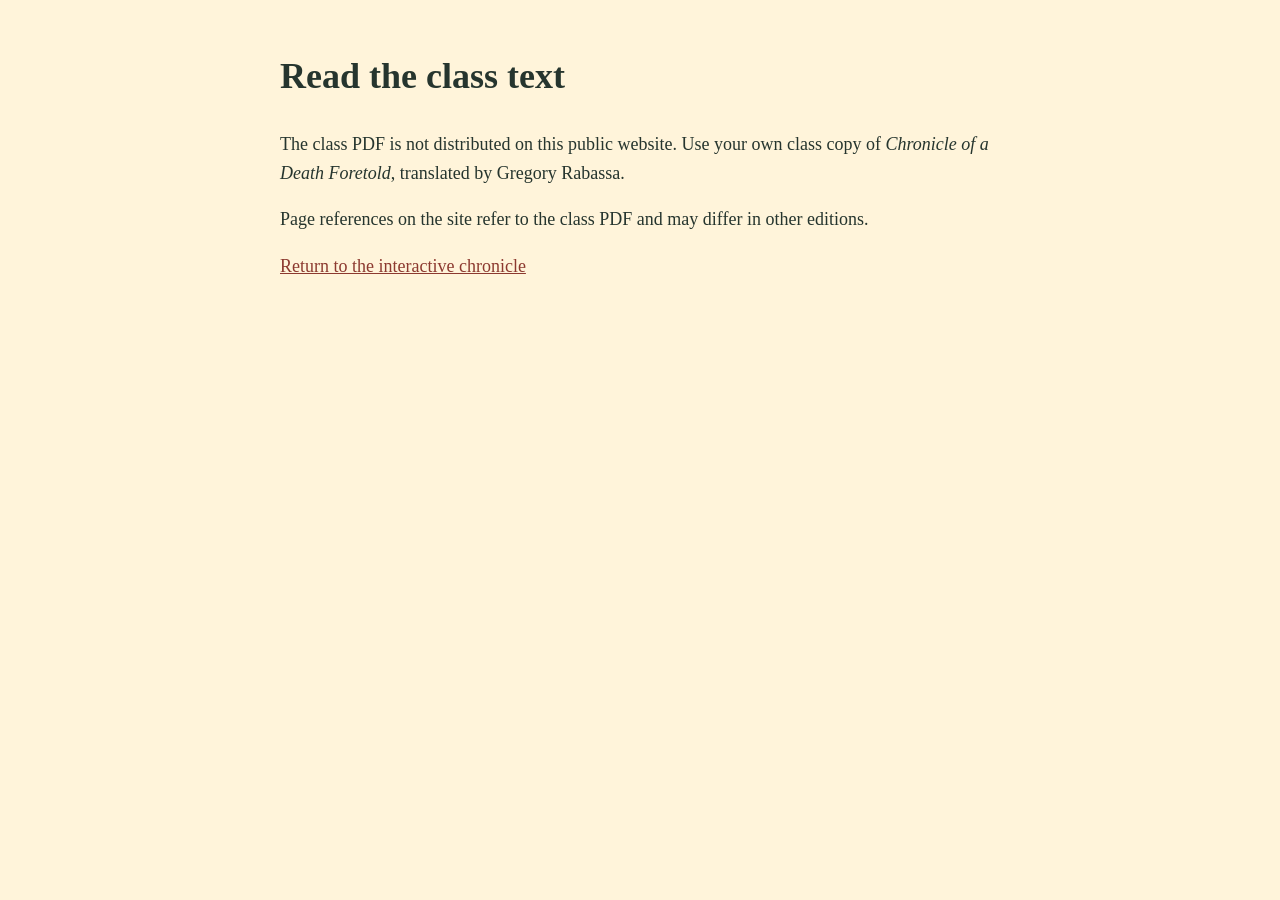
<file: class-text.html>
<!doctype html><html lang="en"><head><meta charset="utf-8"><meta name="viewport" content="width=device-width,initial-scale=1"><title>Class text · Chronicle</title><style>body{max-width:45rem;margin:3rem auto;padding:0 1.2rem;font:18px/1.6 Georgia,serif;color:#26352e;background:#fff4da}a{color:#8c392f}</style></head><body><main><h1>Read the class text</h1><p>The class PDF is not distributed on this public website. Use your own class copy of <i>Chronicle of a Death Foretold</i>, translated by Gregory Rabassa.</p><p id="page"></p><p>Page references on the site refer to the class PDF and may differ in other editions.</p><p><a href="index.html">Return to the interactive chronicle</a></p></main><script>const match=location.hash.match(/^#page=(\d+)$/);if(match)document.getElementById('page').textContent='Referenced class PDF page: '+match[1]+'.';</script></body></html>
</file>
<file: Chronicle-Experience.css>
/* River-town chronicle: vivid archival colour while preserving the existing reading panels. */
:root{--night:#164b4a;--deep:#103b3d;--paper:#fff0ce;--ink:#202d29;--gold:#ffe1a1;--red:#bf3d32;--soft:#f0e2bc}
body{background:#164b4a;background-image:repeating-linear-gradient(135deg,#ffffff06 0 1px,transparent 1px 11px);color:#fff3d6}
.masthead{border-bottom:4px solid #f2bc54;background:#103c3c}.brand{color:#fff4d7}.brand small,.utility{color:#f3dfa9}
.hero{background:linear-gradient(110deg,#145c5d 0%,#207e77 60%,#e7a64c 150%);border-bottom:9px solid #da734f}
.hero:before{content:"";position:absolute;z-index:2;left:0;right:0;top:0;height:25px;pointer-events:none;background:repeating-linear-gradient(108deg,#f5cd72 0 17px,#cc5847 17px 34px,#5bb6a5 34px 51px);clip-path:polygon(0 0,100% 0,100% 38%,0 38%);opacity:.85}
.hero:after{opacity:.07}.hero-content{padding-top:44px}h1{color:#fff3d4;text-shadow:3px 4px 0 #173b3a,8px 8px 0 #d17e4c66}h1 em{color:#ffe09e}
.hero-sub{color:#fff5dc}.hero-link{color:#fff5d1;border-color:#ffe09e;font-weight:bold}.townscape{opacity:1;filter:sepia(.3) saturate(1.8) brightness(1.25)}
.clock{background:repeating-conic-gradient(from 0deg,transparent 0 29deg,#ffe4a7a8 29deg 30deg);box-shadow:inset 0 0 0 10px #286c66,0 9px 0 #9e4937}.clock:before{background:#175a58}.moon{background:radial-gradient(circle at 30% 30%,#fff0be,#edb558);opacity:.83}
.reader-note{color:#fff0ce}.reader-note strong{color:#ffdb93}.reader-note summary{color:#ffe3a0}.section-nav{border-color:#dcb76b}.section-nav a{color:#ffe7a7;font-weight:bold}.section-nav a:hover{text-decoration:underline}
.periods button{background:#104747;border-color:#72a99b;border-bottom:4px solid #dbad53;color:#fff2d0}.periods button span{color:#ffde9b}.periods button[aria-pressed=true],.periods button:hover{background:#bd503f;color:white;border-bottom-color:#ffd36e}
.filter-row input,.filter-row select{background:#103f40;border-color:#b7d0b1;color:white}.filter-row input::placeholder{color:#d2dfc7}.text-button{color:#fff0ce;border-color:#ffe0a0}
.rail-frame{background:#0e4140;border-color:#83aaa0}.track li[data-period-index="0"]{background:#f1c97121}.track li[data-period-index="1"]{background:#ed76652b}.track li[data-period-index="2"]{background:#e2bd6b2b}.track li[data-period-index="3"]{background:#79d4be24}.track li[data-period-index="4"]{background:#cfa3ce26}
.track li.group-marker{border-left-color:#f7d77d}.group-marker div{background:#123c3d;border-color:#f1c36b;box-shadow:4px 5px 0 #b84d3d80}.group-marker small{color:#ffe3a0}.group-marker strong{color:#fff4da}.group-marker .group-count{color:#e2e8d3}.point .label{color:#fff4da}.point .label time{color:#ffe09c}.point .dot{background:#143f40;border-color:#f4d88f;color:#fff1c8}.point[aria-current=true] .dot{background:#cc4f3c}
.dossier,.person-detail,.character-popup{background:#fff0ce}.dossier:before{height:8px;background:repeating-linear-gradient(90deg,#bd4436 0 33px,#e5a748 33px 66px,#31897d 66px 99px)}.folio{background:#f5d9a7;border-color:#cba971}.folio-number{color:#a7342a}.nav-buttons button{border-color:#e3d6ad}.progress{background:#a6c5a7}.progress span{background:#ffc563}
.eyebrow{color:#ffe2a3}.timeline-hint,.section-intro,.rail-caption,footer{color:#f5e9c8}.cast-browser{border-color:#9cc3ac;background:#104747}.cast-card{background:#154b48;color:#fff5d9;border-color:#6ea99b}.cast-card span{color:#e8efd8}.cast-card[aria-pressed=true],.cast-card:hover{background:#a84334;border-color:#ffdb8b}.cast-count,.position{color:#ffe0a0}.network-wrap{background-color:#0e383b}.section-line h2{color:#fff3d5}
.view-modes{display:flex;gap:8px;flex-wrap:wrap;margin:0 0 14px}.view-modes button,.map-controls button,.place-actions button,.map-event{min-height:44px;padding:9px 15px;border:1px solid #f5d18b;background:#124845;color:#fff3d5;font:inherit;cursor:pointer}.view-modes button[aria-pressed=true],.map-controls button:hover,.place-actions button:hover,.map-event:hover{background:#a84034;color:#fff;border-color:#fff0c7}.view-modes button:focus-visible,.map-controls button:focus-visible,.place-actions button:focus-visible,.map-event:focus-visible,.map-pin:focus-visible{outline:3px solid #fff5c4;outline-offset:4px}
.map-section,.testimony-section{padding:48px 0;border-top:4px solid #eab866;scroll-margin-top:16px}.map-section .section-intro,.testimony-section .section-intro{max-width:850px;font-size:15px}.story-map-layout{display:grid;grid-template-columns:minmax(0,1.75fr) minmax(280px,.85fr);gap:22px;align-items:start}.map-canvas{position:relative;line-height:0;border:7px solid #f3d59e;background:#f3d59e;box-shadow:9px 9px 0 #a74034;overflow:hidden}.map-canvas img{width:100%;height:auto;display:block}.map-pin{position:absolute;transform:translate(-50%,-50%);width:34px;height:34px;border-radius:50%;border:2px solid #fff0ce;color:#fff;background:#8d3028;font:bold 12px Arial;box-shadow:0 2px 5px #0009;z-index:2;cursor:pointer;line-height:1}.map-pin:hover,.map-pin[aria-pressed=true]{background:#fff3d6;color:#7b271f;border-color:#943528;transform:translate(-50%,-50%) scale(1.15)}.map-pin[data-scene=true]{box-shadow:0 0 0 6px #f8d2709c,0 2px 6px #0009}
.map-detail{background:#fff0ce;color:#26352e;border-top:7px solid #bd4d3b;padding:24px;min-height:300px}.map-detail .eyebrow{color:#964132;margin:0 0 8px}.map-detail h3{font-size:28px;line-height:1.16;margin:0 0 13px}.map-detail p{font:16px/1.65 Georgia,serif}.map-detail a{color:#88392e}.map-detail h4{font:italic 19px Georgia,serif;margin:20px 0 8px}.map-event-list{display:grid;gap:7px;max-height:230px;overflow:auto}.map-event{background:#f7dfb5;border-color:#c5a474;color:#6d3026;text-align:left;font-size:13px;min-height:38px}.map-detail .place-source{font-size:12px}.map-controls{display:flex;align-items:center;gap:8px;flex-wrap:wrap;margin:20px 0 12px}.map-controls button{font-size:13px}.scene-caption{background:#0d3e3d;border-left:5px solid #f7c35e;padding:15px 18px}.scene-caption p{margin:4px 0}.scene-caption .scene-time{color:#ffe0a0;font:bold 12px monospace}.scene-caption a{color:#ffe1a1}.place-list{margin-top:16px}.place-list summary{cursor:pointer;color:#ffdf9c;min-height:40px}.place-list-buttons{display:flex;flex-wrap:wrap;gap:7px}.place-list button{padding:8px 12px;border:1px solid #b7d0b1;background:#104747;color:#fff3d5;min-height:40px}.map-note{color:#f8e6bd;font-size:12px;margin-top:22px}.map-caption-live{min-height:1.5em}
.testimony-grid{display:grid;grid-template-columns:repeat(2,minmax(0,1fr));gap:16px}.witness-card{background:#fff0ce;color:#25322d;border-top:5px solid #dc9c47;padding:22px}.witness-card h3{font-size:22px;margin:0 0 10px}.witness-card p{font:16px/1.65 Georgia,serif}.witness-card a{color:#853c32}.testimony-chooser{display:grid;gap:5px;max-width:480px;font-size:12px;color:#fff0ce;margin-bottom:18px}.testimony-chooser select{padding:10px;background:#103f40;color:white;border:1px solid #b7d0b1;font:inherit;min-height:44px}
.map-artboard{position:relative;width:100%;line-height:0}.map-shade{position:absolute;inset:0;pointer-events:none;z-index:1;transition:background 1.2s ease}.map-shade[data-light="night"]{background:linear-gradient(#101e4a9c,#20335280)}.map-shade[data-light="dawn"]{background:linear-gradient(#8c426a55,#f1ac6840)}.map-shade[data-light="day"]{background:linear-gradient(#fff4b018,#ffe8a00b)}.map-shade[data-light="unknown"]{background:#4c44321a}.ambient-off .map-shade{transition:none}
.map-playback{margin-top:28px;padding:24px;background:#17433f;border:2px solid #dbb765;box-shadow:6px 6px 0 #a74034}.map-playback h3{font-size:27px;margin:0 0 8px}.map-playback>p{font-size:14px;color:#fff0ce}.map-playback label{font-size:12px;color:#fff0ce}.map-playback input[type=range]{display:block;width:100%;accent-color:#f4bd5e;min-height:44px}.map-controls label{display:grid;gap:4px}.map-controls select{min-height:44px;background:#123c3d;border:1px solid #e9ca8a;color:#fff4d7;padding:8px;font:inherit}.scene-caption h4{font:22px Georgia,serif;margin:8px 0}.scene-caption .map-event{margin-top:8px;color:#743529;background:#fbe8bf}
.map-pin[data-scene=true]:after{content:"";position:absolute;inset:-7px;border:2px solid #fff1b7;border-radius:50%;animation:mapPulse 2s ease-out infinite}@keyframes mapPulse{0%{transform:scale(.8);opacity:1}100%{transform:scale(1.6);opacity:0}}
.town-3d-panel{margin:0 0 32px}.town-3d-panel h3{font:normal 28px Georgia,serif;color:#fff3d5;margin:0 0 8px}.town-3d-panel>p{color:#f5e9c8;font-size:14px}.town-3d{position:relative;width:100%;height:clamp(420px,55vw,690px);border:6px solid #f3d59e;background:#b7d9c7;overflow:hidden;touch-action:none}.town-3d canvas{display:block;width:100%;height:100%}#town-3d-status:empty{display:none}
.town-explorer{display:grid;grid-template-columns:minmax(0,1.7fr) minmax(310px,.85fr);gap:22px;align-items:start}.town-views{min-width:0}.town-views [hidden]{display:none!important}.town-explorer .map-playback{margin:0}.town-explorer .town-3d-panel{margin:0}.town-explorer .town-3d{height:clamp(380px,47vw,620px)}.map-section>.map-detail{margin-top:24px}
@media(max-width:900px){.town-explorer{grid-template-columns:minmax(0,1fr)}.town-explorer .town-3d{height:clamp(320px,65vw,500px)}}
.story-map-layout>*{min-width:0}
@media(max-width:900px){.story-map-layout{grid-template-columns:minmax(0,1fr)}}
@media(max-width:900px){.story-map-layout{grid-template-columns:1fr}.map-detail{min-height:0}.testimony-grid{grid-template-columns:1fr 1fr}}
@media(max-width:620px){.story-map-layout,.testimony-grid{grid-template-columns:1fr}.map-canvas{overflow-x:auto}.map-canvas img{width:760px;max-width:none}.map-artboard{position:relative;width:760px}.map-pin{width:34px;height:34px}.map-detail{padding:20px}.map-controls button{flex:1}.map-section,.testimony-section{padding:32px 0}.section-nav{overflow-x:auto;white-space:nowrap}.view-modes button{flex:1}.hero:before{height:19px}}
@media(prefers-reduced-motion:reduce){.map-pin,.view-modes button{transition:none!important}}
@media print{.map-section,.testimony-section{display:none!important}}
</file>
